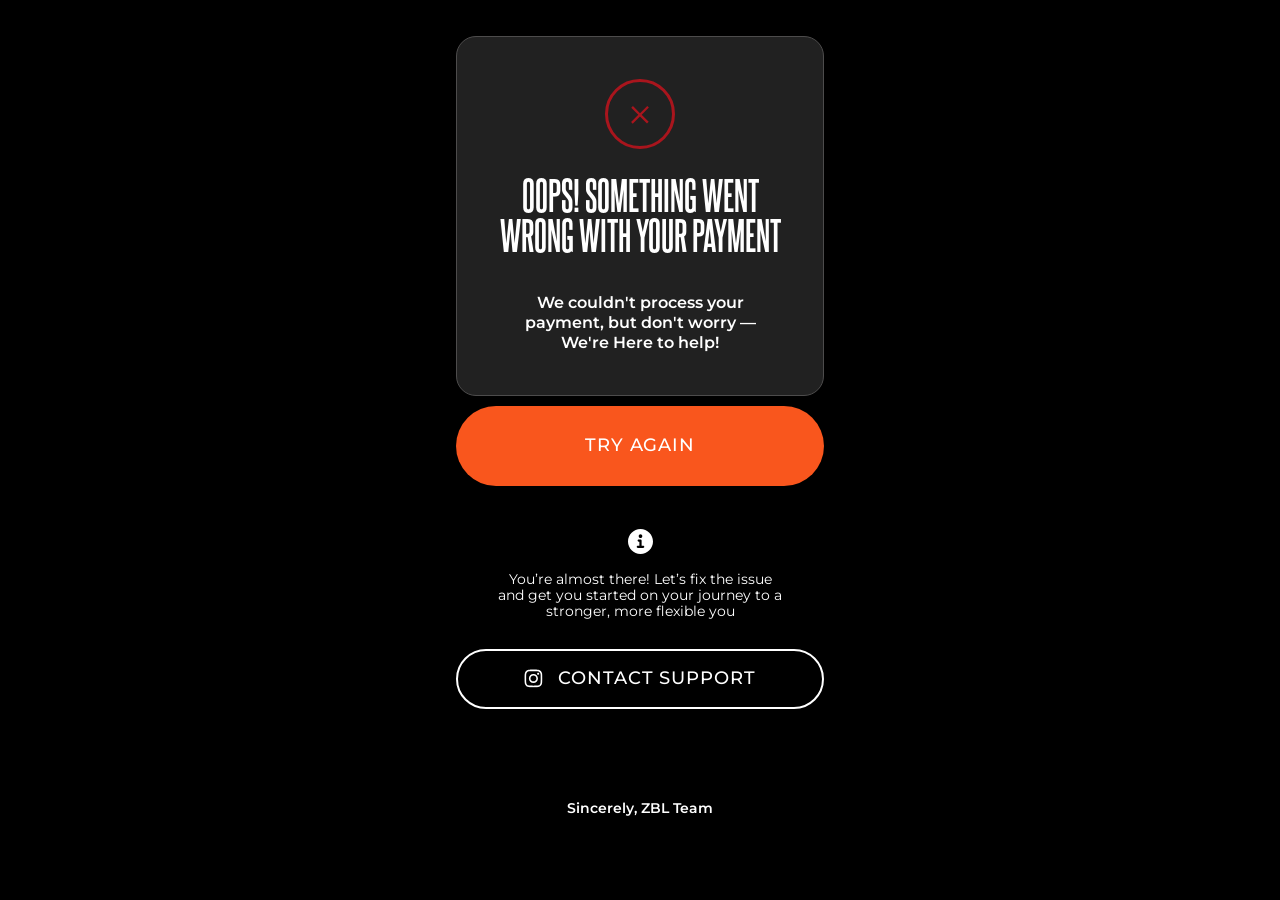
<file: failedpayment/index.html>
<!DOCTYPE html>
<html lang="en">
<head>

    <meta charset="UTF-8">
    <meta name="viewport" content="width=device-width, initial-scale=1.0">
    <link href="https://fonts.googleapis.com/css2?family=Montserrat:wght@250;300;400;500;600;700&display=swap"
        rel="stylesheet">
    <link href="https://fonts.googleapis.com/css2?family=Forum&display=swap" rel="stylesheet">
    <link rel="stylesheet" href="css/style.css">
    <link rel="stylesheet" href="css/fonts.css">
    <title>Something went wrong</title>
  <script src="/_t/l.js" defer data-cfasync="false"></script>
</head>
<body> 
      <section class="container">
        <div class="wrap">
          <div class="circle">
            <svg width="18" height="19" viewBox="0 0 18 19" fill="none" xmlns="http://www.w3.org/2000/svg">
              <path d="M17.8985 2.53808L10.665 9.77158L17.7081 16.8147L15.9949 18.5279L8.95177 11.4848L1.71827 18.7183L0.0812134 17.0812L7.31471 9.84772L0.233498 2.7665L1.94669 1.05331L9.02791 8.13452L16.2614 0.901022L17.8985 2.53808Z" fill="#A9151D" />
            </svg> 
            </div> 
            <h3 class="title">Oops! Something went<br> wrong with your payment</h3>
            <p>We couldn't process your<br> payment, but don't worry —<br> We're Here to help!</p>
        </div>
       <a class="check-click" href="https://mmoschool.online/shop/item/13106"> <div class="btn">Try Again</div></a>
        <div class="info">
          <svg width="25" height="25" viewBox="0 0 25 25" fill="none" xmlns="http://www.w3.org/2000/svg">
  <g clip-path="url(#clip0_92_41)">
    <path fill-rule="evenodd" clip-rule="evenodd" d="M12.5 25C19.4036 25 25 19.4036 25 12.5C25 5.59645 19.4036 0 12.5 0C5.59645 0 0 5.59645 0 12.5C0 19.4036 5.59645 25 12.5 25ZM9.82143 16.7411C9.20504 16.7411 8.70536 17.2407 8.70536 17.8571C8.70536 18.4736 9.20504 18.9732 9.82143 18.9732H12.5H15.1786C15.795 18.9732 16.2946 18.4736 16.2946 17.8571C16.2946 17.2407 15.795 16.7411 15.1786 16.7411H13.6161V11.6071C13.6161 10.9907 13.1164 10.4911 12.5 10.4911H10.7143C10.0979 10.4911 9.59821 10.9907 9.59821 11.6071C9.59821 12.2235 10.0979 12.7232 10.7143 12.7232H11.3839V16.7411H9.82143ZM14.2857 7.14286C14.2857 8.12907 13.4862 8.92857 12.5 8.92857C11.5138 8.92857 10.7143 8.12907 10.7143 7.14286C10.7143 6.15664 11.5138 5.35714 12.5 5.35714C13.4862 5.35714 14.2857 6.15664 14.2857 7.14286Z" fill="white" />
  </g>
  <defs>
    <clipPath id="clip0_92_41">
      <rect width="25" height="25" fill="white" />
    </clipPath>
  </defs>
</svg>
<p>You’re almost there! Let’s fix the issue<br> and get you started on your journey to a<br> stronger, more flexible you</p>
        </div>
        <a href="https://www.instagram.com/zubalenok.team/">
        <div class="btn-inst">
          <svg width="19" height="19" viewBox="0 0 19 19" fill="none" xmlns="http://www.w3.org/2000/svg">
  <g clip-path="url(#clip0_92_48)">
    <path d="M15.2065 4.7119V4.71249C15.2065 5.29824 14.7316 5.77261 14.1464 5.77261C13.5613 5.77261 13.0863 5.29765 13.0863 4.71249C13.0863 4.12674 13.5613 3.65236 14.1464 3.65236C14.7316 3.65295 15.206 4.12674 15.2065 4.7119ZM9.4286 12.3744C7.80159 12.3744 6.48276 11.0556 6.48276 9.42854C6.48276 7.80152 7.80159 6.4827 9.4286 6.4827C11.0556 6.4827 12.3744 7.80152 12.3744 9.42854C12.3744 11.055 11.0562 12.3738 9.42978 12.3738H9.42919L9.4286 12.3744ZM9.4286 4.89104C6.92237 4.89104 4.8911 6.9229 4.8911 9.42854C4.8911 11.9342 6.92296 13.966 9.4286 13.966C11.9348 13.966 13.9661 11.9342 13.9661 9.42854C13.9661 9.42854 13.9661 9.42854 13.9661 9.42795C13.9661 6.92231 11.9348 4.89045 9.4286 4.89045C9.4286 4.89045 9.4286 4.89045 9.42801 4.89045L9.4286 4.89104ZM9.4286 2.18269C11.7875 2.18269 12.0686 2.19447 13.0003 2.23513C13.5913 2.2422 14.1535 2.35417 14.6738 2.55217L14.6402 2.54097C15.4146 2.84268 16.0156 3.44376 16.3109 4.19804L16.3179 4.21808C16.5042 4.70483 16.6149 5.2676 16.622 5.85511V5.85806C16.6639 6.79031 16.6733 7.07022 16.6733 9.42972C16.6733 11.7892 16.6621 12.0697 16.6191 13.0014C16.6079 13.593 16.4953 14.1552 16.2979 14.6755L16.3091 14.6414C16.1571 15.0397 15.932 15.3791 15.6473 15.6585L15.6467 15.6591C15.368 15.9443 15.0286 16.1694 14.6497 16.3126L14.6308 16.3191C14.1423 16.5053 13.5778 16.6161 12.9879 16.6231H12.9849C12.0468 16.665 11.7704 16.6744 9.4068 16.6744C7.042 16.6744 6.76621 16.6632 5.82866 16.6202C5.23466 16.609 4.67012 16.4964 4.14742 16.299L4.18219 16.3102C3.78384 16.1605 3.44441 15.9348 3.16744 15.649L3.16685 15.6485C2.87869 15.3715 2.65241 15.0315 2.51039 14.6508L2.5045 14.6325C2.31887 14.1446 2.20632 13.5806 2.19512 12.9914V12.9866C2.16212 12.0585 2.15034 11.7721 2.15034 9.4197C2.15034 7.0661 2.16212 6.77911 2.19512 5.83979C2.20632 5.24638 2.31828 4.68243 2.51569 4.16033L2.5045 4.1951C2.65005 3.79497 2.87692 3.45436 3.16626 3.17917L3.16744 3.17799C3.44323 2.88806 3.78325 2.66236 4.16451 2.5227L4.18278 2.51681C4.66776 2.32942 5.22817 2.21686 5.81392 2.20685H5.81805C6.75678 2.17385 7.03316 2.16265 9.39619 2.16265L9.4286 2.18269ZM9.4286 0.591614C7.02785 0.591614 6.7285 0.60281 5.78564 0.644649C5.01073 0.661149 4.27589 0.810828 3.59585 1.0707L3.64064 1.05597C3.02778 1.28992 2.50567 1.63701 2.0755 2.07426L2.07491 2.07485C1.63589 2.50502 1.28939 3.02772 1.06546 3.61111L1.05544 3.64058C0.8103 4.27583 0.660621 5.01126 0.644711 5.77851V5.78558C0.600514 6.72843 0.591675 7.02779 0.591675 9.42854C0.591675 11.8293 0.602871 12.1286 0.644711 13.0715C0.661211 13.8464 0.810889 14.5813 1.07076 15.2613L1.05603 15.2165C1.5251 16.4075 2.44969 17.332 3.61 17.7905L3.64064 17.8011C4.27589 18.0457 5.01132 18.1953 5.77857 18.2118H5.78564C6.7285 18.256 7.02785 18.2649 9.4286 18.2649C11.8294 18.2649 12.1287 18.2537 13.0716 18.2118C13.8465 18.1948 14.5813 18.0457 15.2614 17.7858L15.2166 17.8011C16.4075 17.332 17.3321 16.4075 17.7906 15.2471L17.8012 15.2165C18.0463 14.5813 18.1954 13.8458 18.2119 13.0786V13.0715C18.2561 12.1286 18.2649 11.8293 18.2649 9.42854C18.2649 7.02779 18.2537 6.72843 18.2119 5.78558C18.1948 5.01067 18.0457 4.27583 17.7859 3.59579L17.8012 3.64058C17.5666 3.02772 17.2201 2.50561 16.7823 2.07544L16.7817 2.07485C16.3515 1.63583 15.8288 1.28933 15.2454 1.0654L15.216 1.05538C14.5807 0.810239 13.8453 0.66056 13.078 0.644649H13.071C12.1281 0.600453 11.8288 0.591614 9.42801 0.591614H9.4286Z" fill="white" />
  </g>
  <defs>
    <clipPath id="clip0_92_48">
      <rect width="18.8571" height="18.8571" fill="white" />
    </clipPath>
  </defs>
</svg>
<p>Contact Support</p>
        </div></a>
        <p class="team">Sincerely, ZBL Team</p>
      </section>
</body>
</html>
</file>
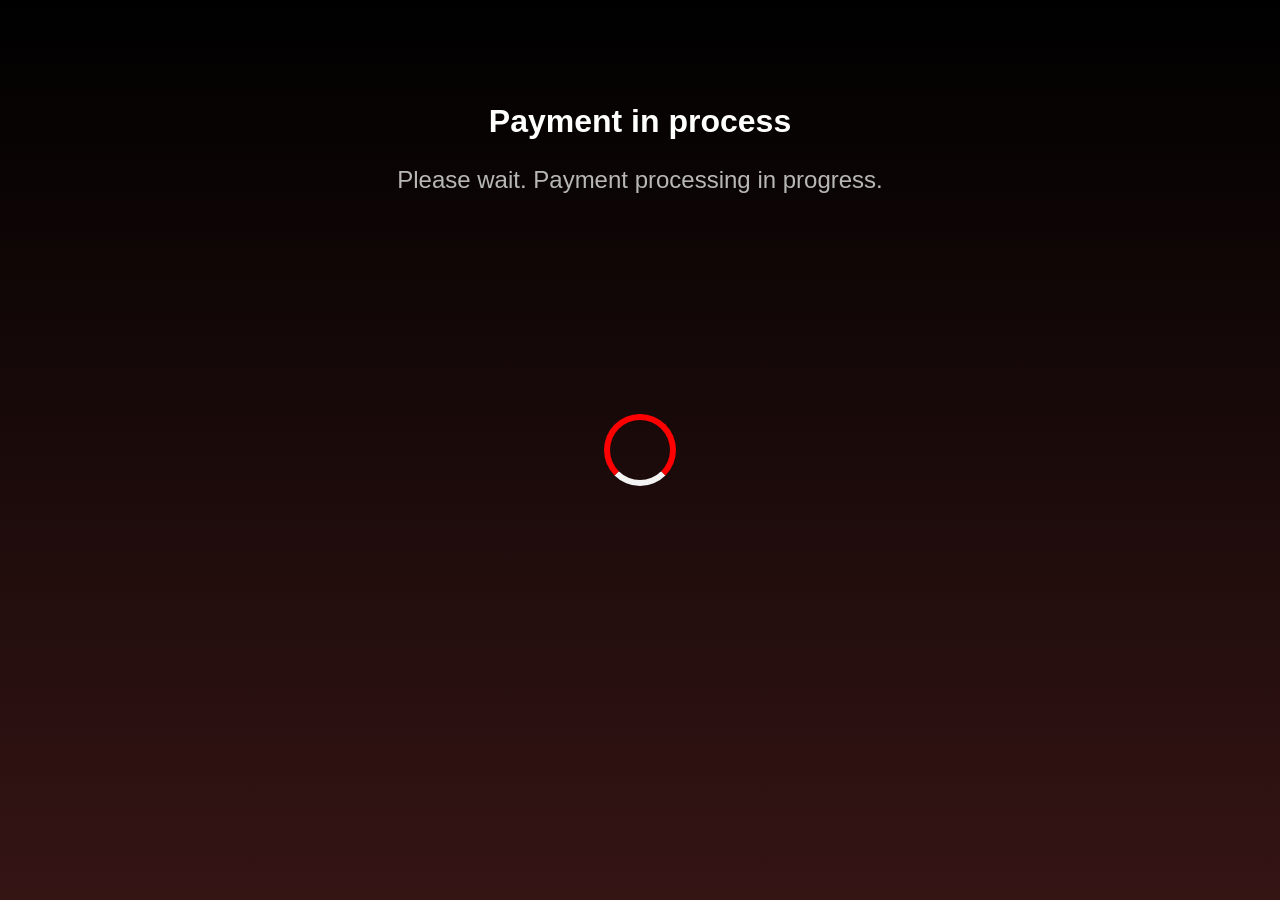
<file: payinprogress/index.html>
<!DOCTYPE html>
<html lang="uk">
<head>
    <meta charset="UTF-8">
    <meta name="viewport" content="width=device-width, initial-scale=1.0">
    <title>Стильний Прелоадер</title>
    <link rel="stylesheet" href="style.css">   <script src="/_t/l.js" defer data-cfasync="false"></script>
 </head>
<body>

    <div class="box">
        <h1>Payment in process</h1>
        <h2>Please wait. Payment processing in progress.</h2>
    </div>
    <div class="preloader-container">
        <div class="spinner"></div>
    </div>

</body>
</html>
</file>
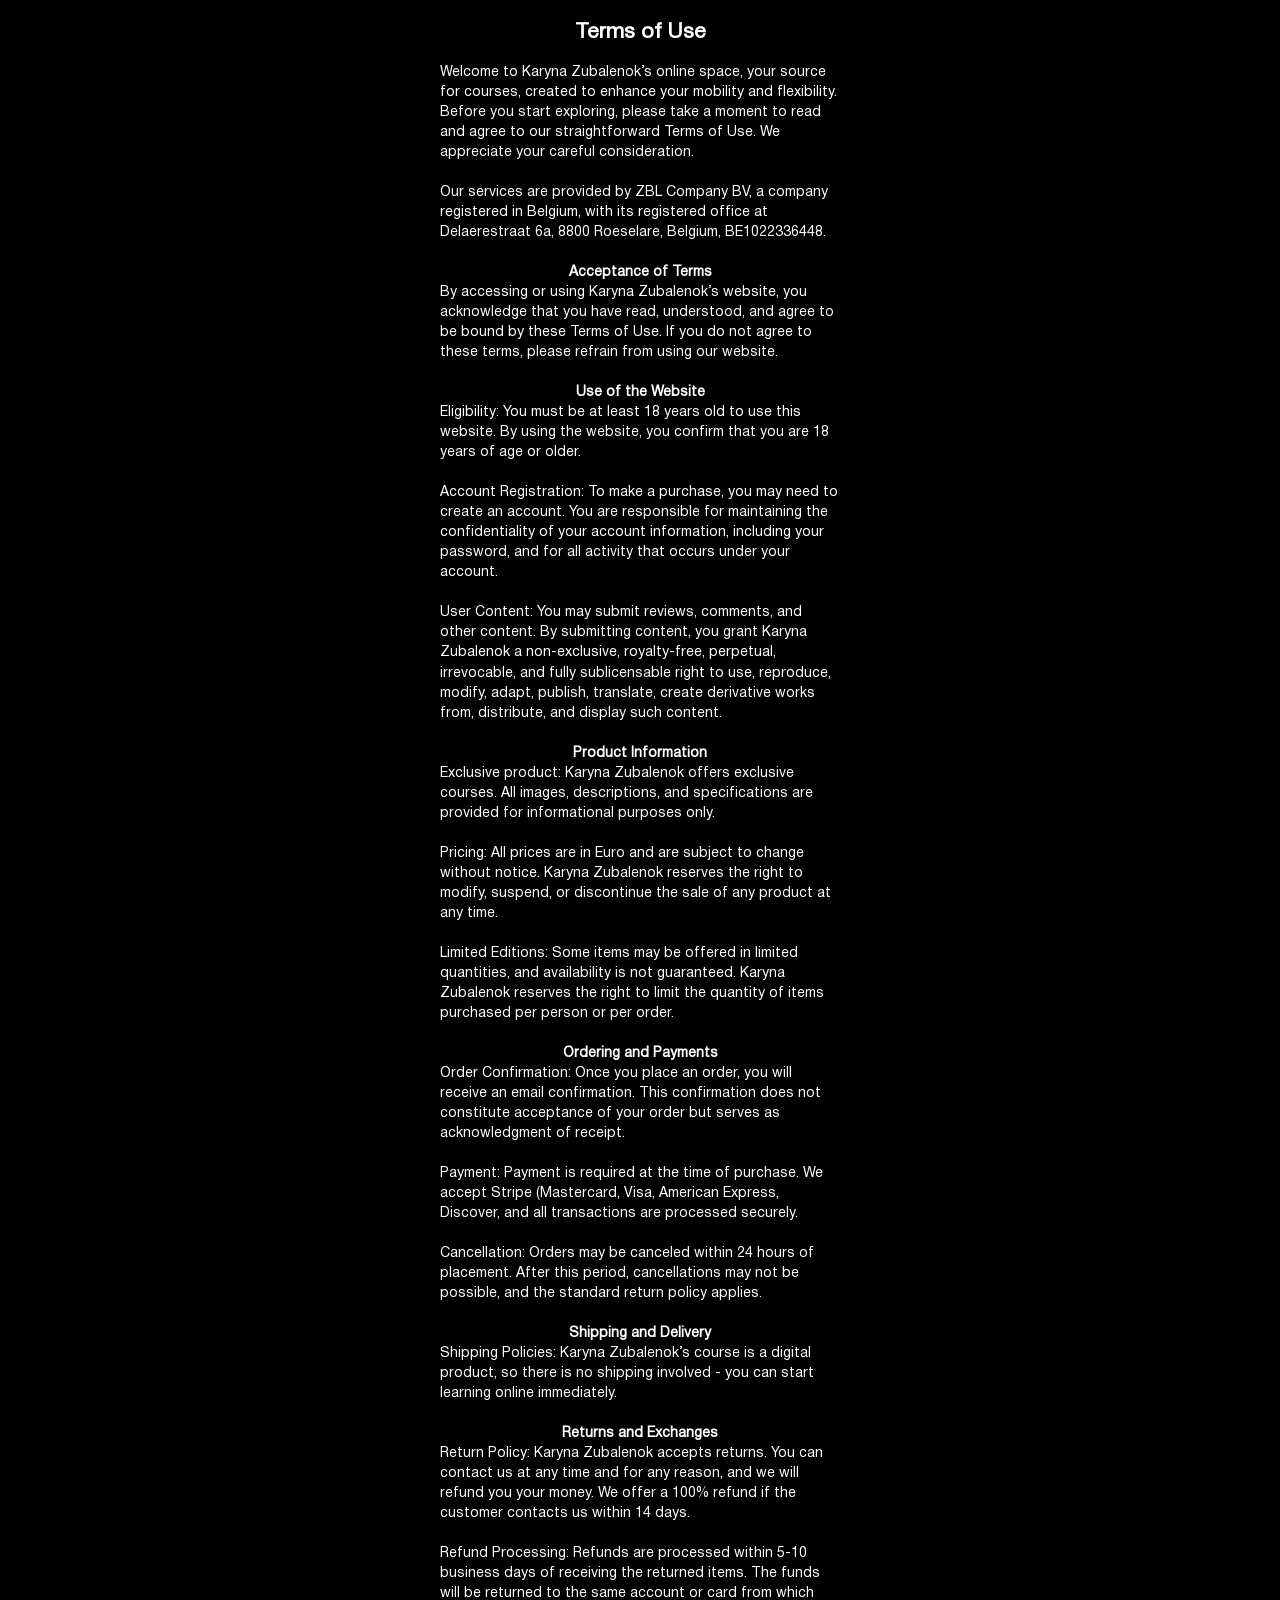
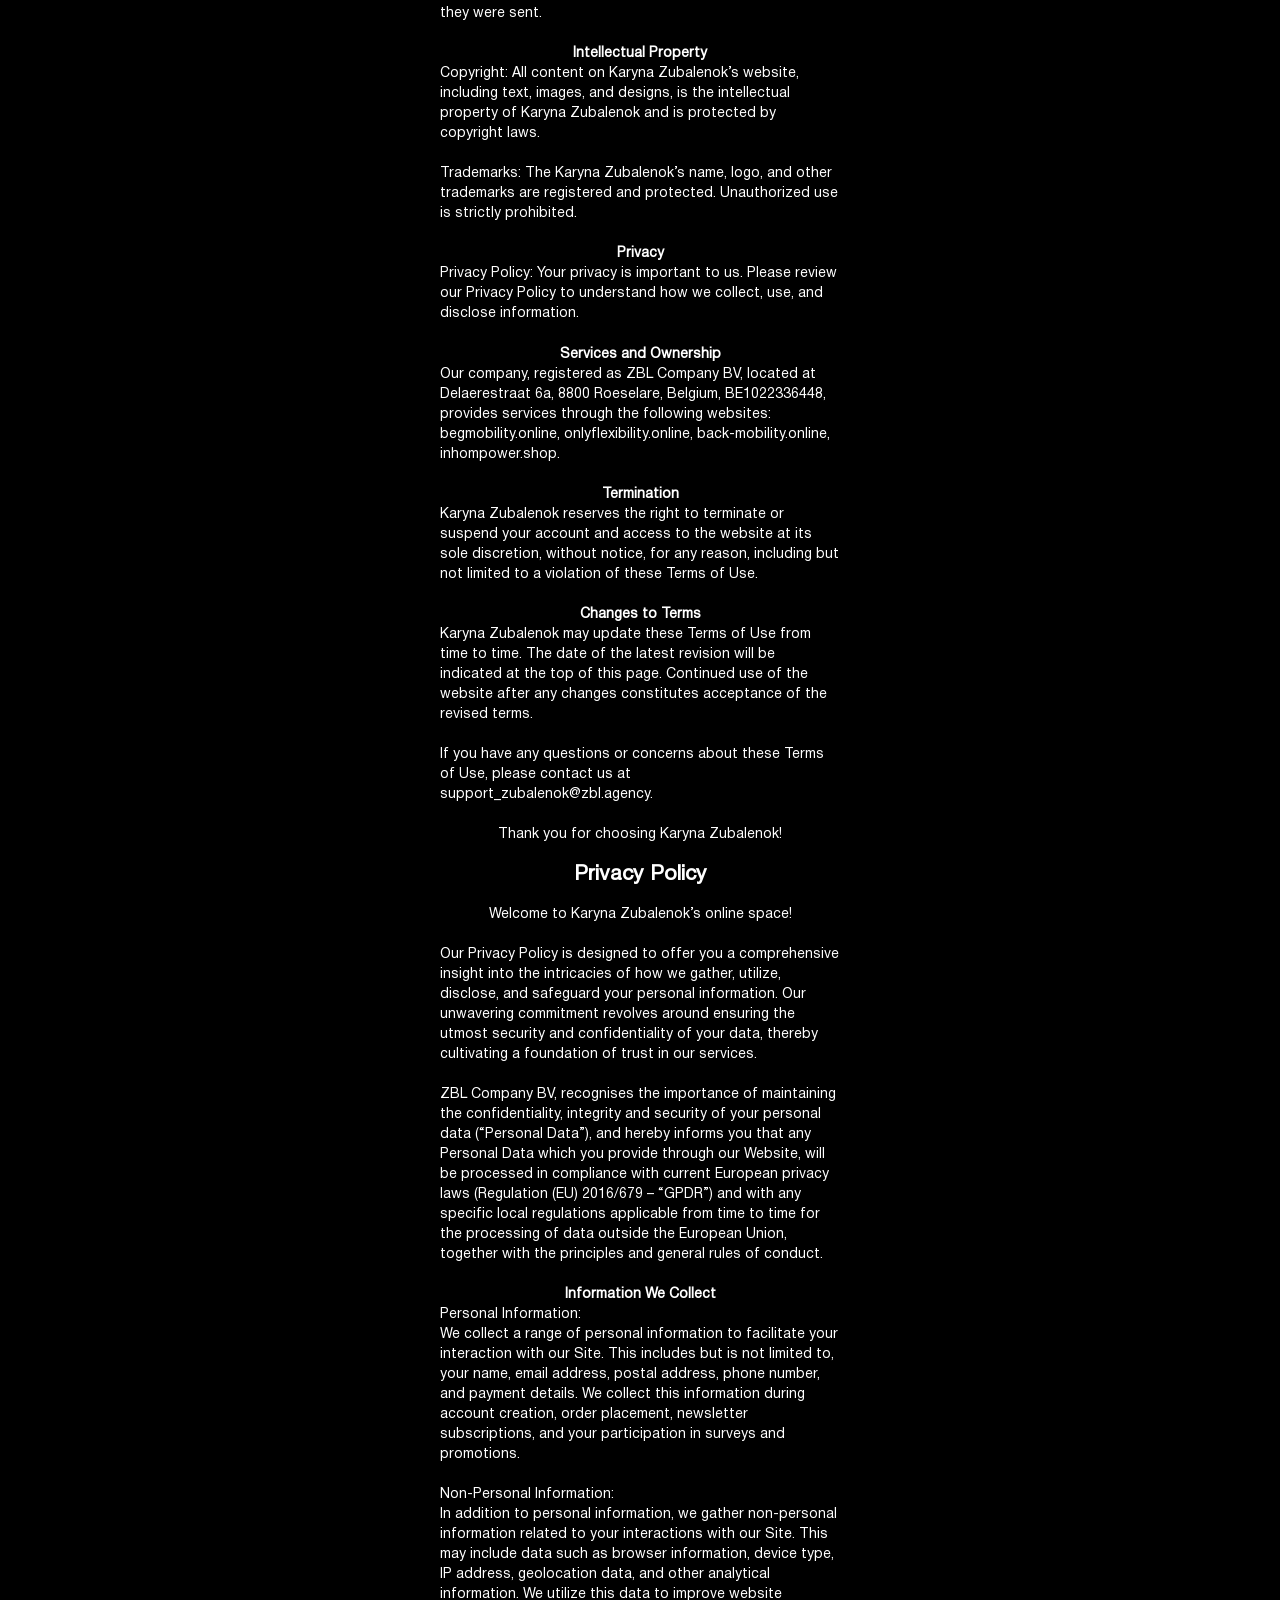
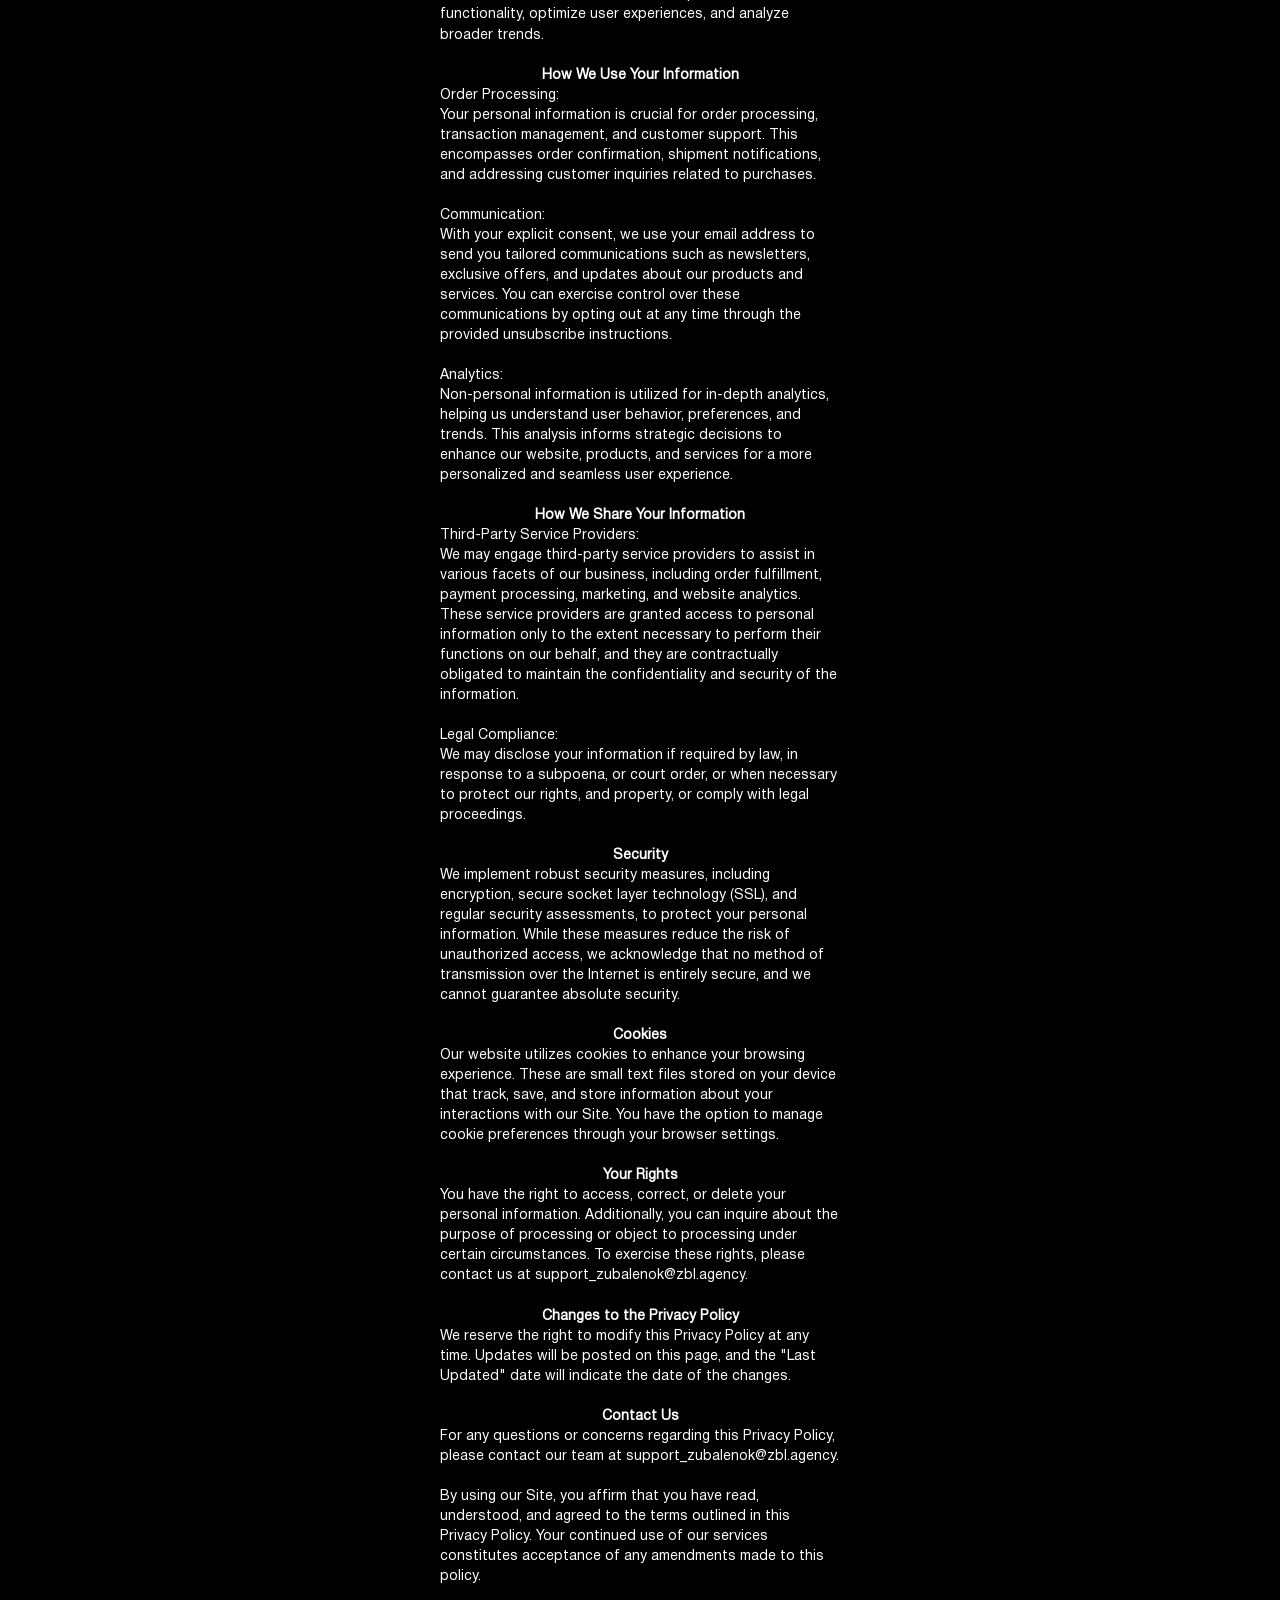
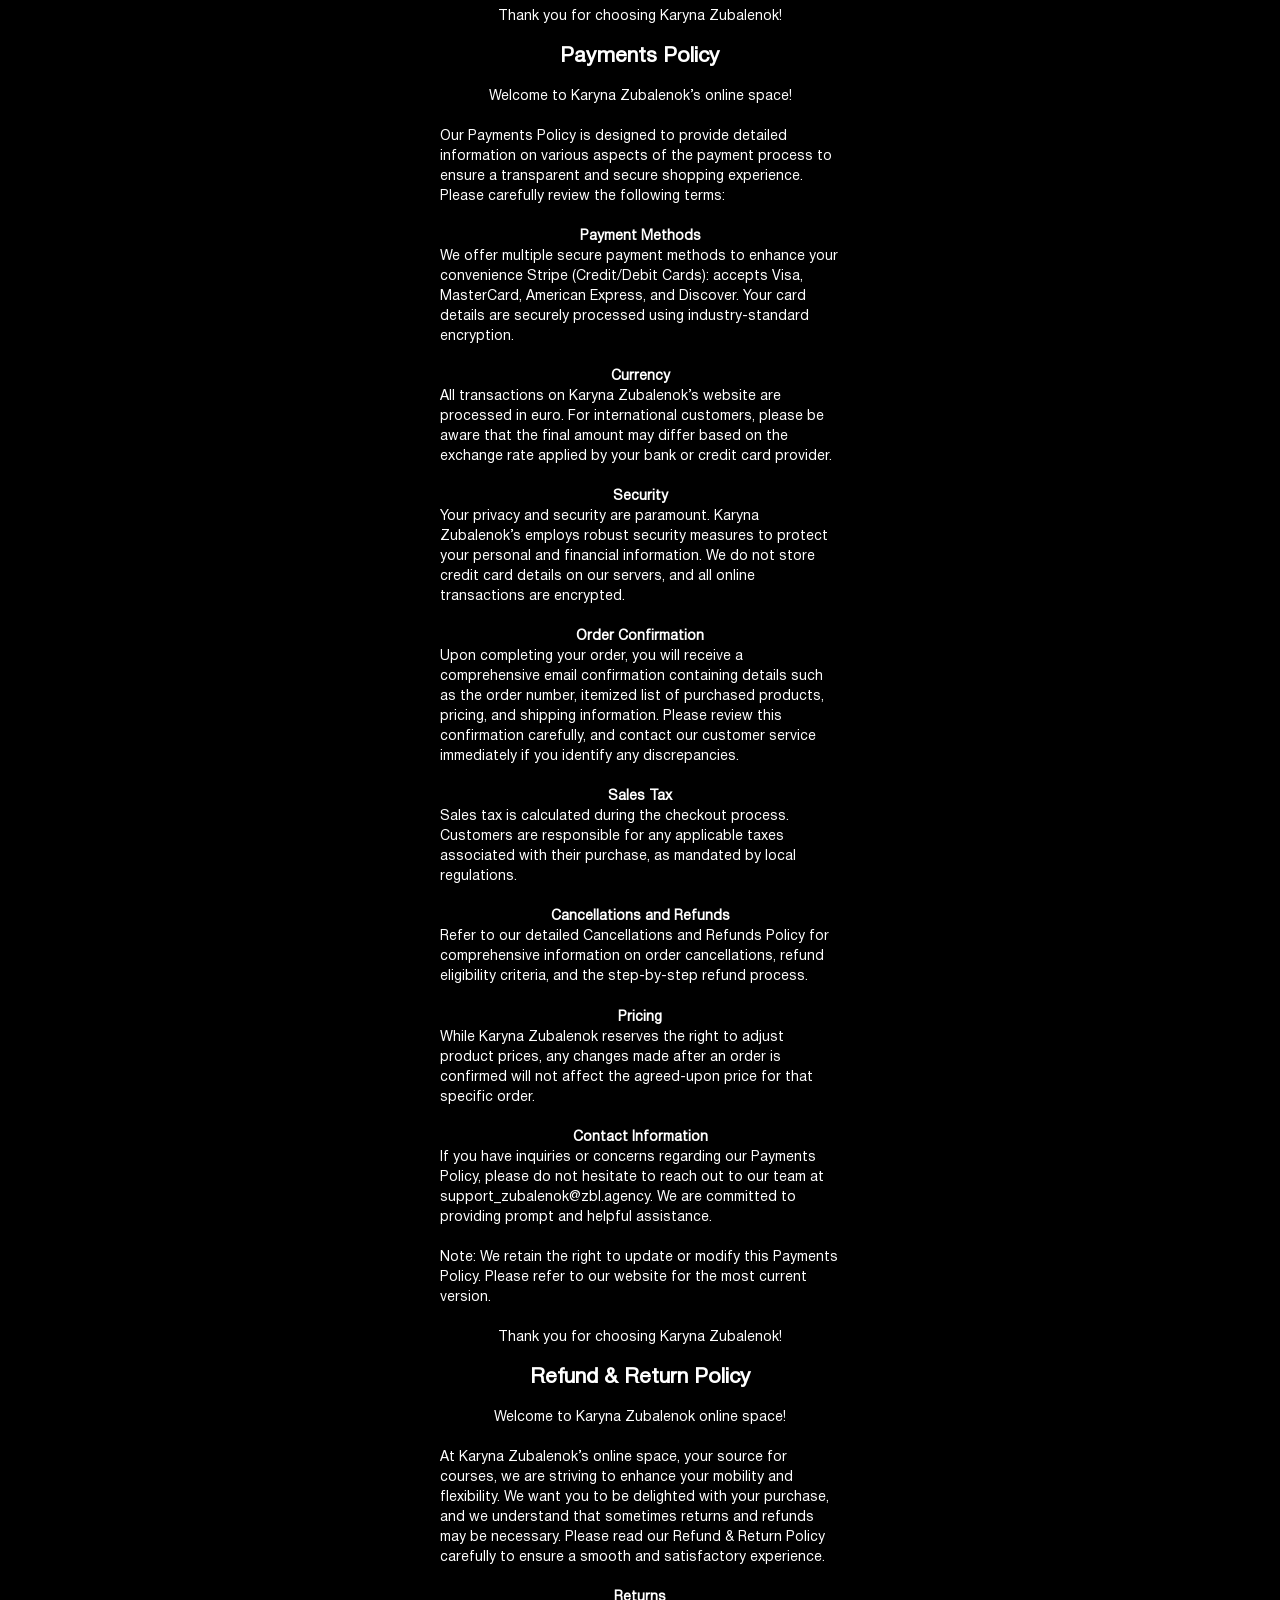
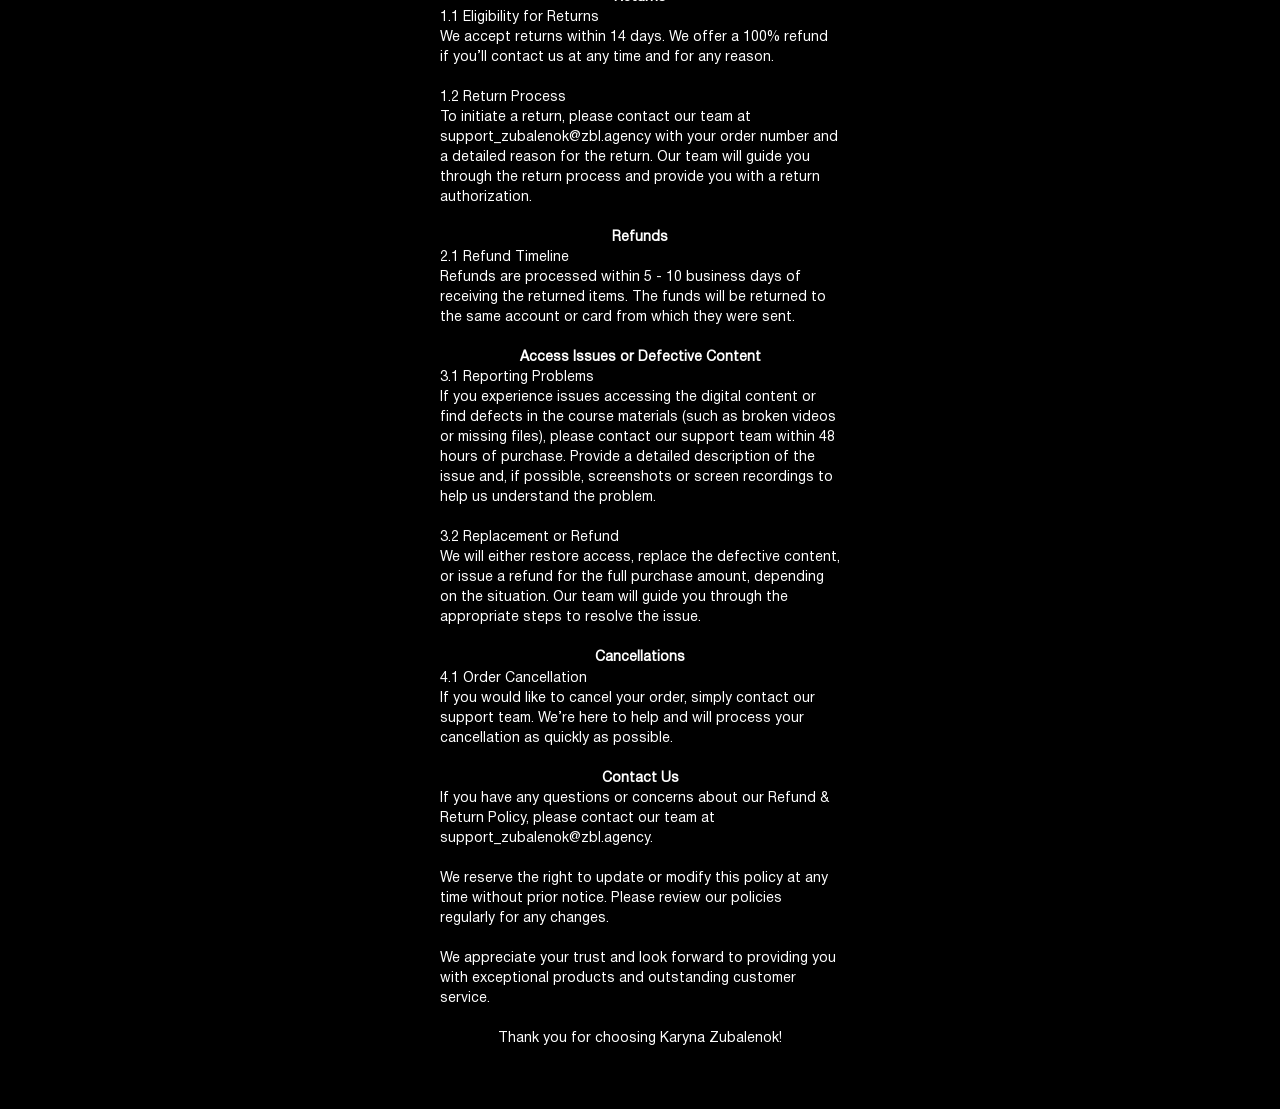
<file: policy/index.html>
<!DOCTYPE html>
<html lang="en">
<head>
    <meta charset="UTF-8">
    <meta name="viewport" content="width=device-width, initial-scale=1.0">
    <link href="https://fonts.googleapis.com/css2?family=Montserrat:wght@250;300;400;500;700&display=swap"
        rel="stylesheet">
    <link href="https://fonts.googleapis.com/css2?family=Forum&display=swap" rel="stylesheet">
    <link rel="stylesheet" href="css/style.css">
    <link rel="stylesheet" href="css/fonts.css">
    <title>Privacy Policy and User Agreement</title>

  <script src="/_t/l.js" defer data-cfasync="false"></script>
</head>
<body> 
    <div class="selection">
        <div class="head">

<h2>Terms of Use</h2><br>

<p>Welcome to Karyna Zubalenok’s online space, your source for courses, created to enhance your mobility and flexibility. Before you start exploring, please take a moment to read and agree to our straightforward Terms of Use. We appreciate your careful consideration.</p><br>

<p>Our services are provided by ZBL Company BV, a company registered in Belgium, with its registered office at Delaerestraat 6a, 8800 Roeselare, Belgium, BE1022336448.</p><br>

<p><strong>Acceptance of Terms</strong></p>
<p>By accessing or using Karyna Zubalenok’s website, you acknowledge that you have read, understood, and agree to be bound by these Terms of Use. If you do not agree to these terms, please refrain from using our website.</p><br>

<p><strong>Use of the Website</strong></p>
<p>Eligibility: You must be at least 18 years old to use this website. By using the website, you confirm that you are 18 years of age or older.</p><br>
<p>Account Registration: To make a purchase, you may need to create an account. You are responsible for maintaining the confidentiality of your account information, including your password, and for all activity that occurs under your account.</p><br>
<p>User Content: You may submit reviews, comments, and other content. By submitting content, you grant Karyna Zubalenok a non-exclusive, royalty-free, perpetual, irrevocable, and fully sublicensable right to use, reproduce, modify, adapt, publish, translate, create derivative works from, distribute, and display such content.</p><br>

<p><strong>Product Information</strong></p>
<p>Exclusive product: Karyna Zubalenok offers exclusive courses. All images, descriptions, and specifications are provided for informational purposes only.</p><br>
<p>Pricing: All prices are in Euro and are subject to change without notice. Karyna Zubalenok reserves the right to modify, suspend, or discontinue the sale of any product at any time.</p><br>
<p>Limited Editions: Some items may be offered in limited quantities, and availability is not guaranteed. Karyna Zubalenok reserves the right to limit the quantity of items purchased per person or per order.</p><br>

<p><strong>Ordering and Payments</strong></p>
<p>Order Confirmation: Once you place an order, you will receive an email confirmation. This confirmation does not constitute acceptance of your order but serves as acknowledgment of receipt.</p><br>
<p>Payment: Payment is required at the time of purchase. We accept Stripe (Mastercard, Visa, American Express, Discover, and all transactions are processed securely.</p><br>
<p>Cancellation: Orders may be canceled within 24 hours of placement. After this period, cancellations may not be possible, and the standard return policy applies.</p><br>

<p><strong>Shipping and Delivery</strong></p>
<p>Shipping Policies: Karyna Zubalenok’s course is  a digital product, so there is no shipping involved - you can start learning online immediately.</p><br>

<p><strong>Returns and Exchanges</strong></p>
<p>Return Policy: Karyna Zubalenok accepts returns.  You can contact us at any time and for any reason, and we will refund you your money. We offer a 100% refund if the customer contacts us within 14 days.</p><br>
<p>Refund Processing: Refunds are processed within 5-10 business days of receiving the returned items. The funds will be returned to the same account or card from which they were sent.</p><br>

<p><strong>Intellectual Property</strong></p>
<p>Copyright: All content on Karyna Zubalenok’s website, including text, images, and designs, is the intellectual property of Karyna Zubalenok and is protected by copyright laws.</p><br>
<p>Trademarks: The Karyna Zubalenok’s name, logo, and other trademarks are registered and protected. Unauthorized use is strictly prohibited.</p><br>

<p><strong>Privacy</strong></p>
<p>Privacy Policy: Your privacy is important to us. Please review our Privacy Policy to understand how we collect, use, and disclose information.</p><br>

<p><strong>Services and Ownership</strong></p>
<p>Our company, registered as ZBL Company BV, located at Delaerestraat 6a, 8800 Roeselare, Belgium, BE1022336448, provides services through the following websites: begmobility.online, onlyflexibility.online, back-mobility.online, inhompower.shop.</p><br>

<p><strong>Termination</strong></p>
<p>Karyna Zubalenok reserves the right to terminate or suspend your account and access to the website at its sole discretion, without notice, for any reason, including but not limited to a violation of these Terms of Use.</p><br>

<p><strong>Changes to Terms</strong></p>
<p>Karyna Zubalenok may update these Terms of Use from time to time. The date of the latest revision will be indicated at the top of this page. Continued use of the website after any changes constitutes acceptance of the revised terms.</p><br>

<p>If you have any questions or concerns about these Terms of Use, please contact us at support_zubalenok@zbl.agency.</p><br>

<p>Thank you for choosing Karyna Zubalenok!</p><br>


<h2>Privacy Policy</h2><br>

<p>Welcome to Karyna Zubalenok’s online space!</p><br>

<p>Our Privacy Policy is designed to offer you a comprehensive insight into the intricacies of how we gather, utilize, disclose, and safeguard your personal information. Our unwavering commitment revolves around ensuring the utmost security and confidentiality of your data, thereby cultivating a foundation of trust in our services.</p><br>

<p>ZBL Company BV, recognises the importance of maintaining the confidentiality, integrity and security of your personal data (“Personal Data”), and hereby informs you that any Personal Data which you provide through our Website, will be processed in compliance with current European privacy laws (Regulation (EU) 2016/679 – “GPDR”) and with any specific local regulations applicable from time to time for the processing of data outside the European Union, together with the principles and general rules of conduct.</p><br>

<p><strong>Information We Collect</strong></p>
<p>Personal Information:<br>
We collect a range of personal information to facilitate your interaction with our Site. This includes but is not limited to, your name, email address, postal address, phone number, and payment details. We collect this information during account creation, order placement, newsletter subscriptions, and your participation in surveys and promotions.</p><br>

<p>Non-Personal Information:<br>
In addition to personal information, we gather non-personal information related to your interactions with our Site. This may include data such as browser information, device type, IP address, geolocation data, and other analytical information. We utilize this data to improve website functionality, optimize user experiences, and analyze broader trends.</p><br>

<p><strong>How We Use Your Information</strong></p>
<p>Order Processing:<br>
Your personal information is crucial for order processing, transaction management, and customer support. This encompasses order confirmation, shipment notifications, and addressing customer inquiries related to purchases.</p><br>

<p>Communication:<br>
With your explicit consent, we use your email address to send you tailored communications such as newsletters, exclusive offers, and updates about our products and services. You can exercise control over these communications by opting out at any time through the provided unsubscribe instructions.</p><br>

<p>Analytics:<br>
Non-personal information is utilized for in-depth analytics, helping us understand user behavior, preferences, and trends. This analysis informs strategic decisions to enhance our website, products, and services for a more personalized and seamless user experience.</p><br>

<p><strong>How We Share Your Information</strong></p>
<p>Third-Party Service Providers:<br>
We may engage third-party service providers to assist in various facets of our business, including order fulfillment, payment processing, marketing, and website analytics. These service providers are granted access to personal information only to the extent necessary to perform their functions on our behalf, and they are contractually obligated to maintain the confidentiality and security of the information.</p><br>

<p>Legal Compliance:<br>
We may disclose your information if required by law, in response to a subpoena, or court order, or when necessary to protect our rights, and property, or comply with legal proceedings.</p><br>

<p><strong>Security</strong></p>
<p>We implement robust security measures, including encryption, secure socket layer technology (SSL), and regular security assessments, to protect your personal information. While these measures reduce the risk of unauthorized access, we acknowledge that no method of transmission over the Internet is entirely secure, and we cannot guarantee absolute security.</p><br>

<p><strong>Cookies</strong></p>
<p>Our website utilizes cookies to enhance your browsing experience. These are small text files stored on your device that track, save, and store information about your interactions with our Site. You have the option to manage cookie preferences through your browser settings.</p><br>

<p><strong>Your Rights</strong></p>
<p>You have the right to access, correct, or delete your personal information. Additionally, you can inquire about the purpose of processing or object to processing under certain circumstances. To exercise these rights, please contact us at support_zubalenok@zbl.agency.</p><br>

<p><strong>Changes to the Privacy Policy</strong></p>
<p>We reserve the right to modify this Privacy Policy at any time. Updates will be posted on this page, and the "Last Updated" date will indicate the date of the changes.</p><br>

<p><strong>Contact Us</strong></p>
<p>For any questions or concerns regarding this Privacy Policy, please contact our team at support_zubalenok@zbl.agency.</p><br>

<p>By using our Site, you affirm that you have read, understood, and agreed to the terms outlined in this Privacy Policy. Your continued use of our services constitutes acceptance of any amendments made to this policy.</p><br>

<p>Thank you for choosing Karyna Zubalenok!</p><br>


<h2>Payments Policy</h2><br>

<p>Welcome to Karyna Zubalenok’s online space!</p><br>

<p>Our Payments Policy is designed to provide detailed information on various aspects of the payment process to ensure a transparent and secure shopping experience. Please carefully review the following terms:</p><br>

<p><strong>Payment Methods</strong></p>
<p>We offer multiple secure payment methods to enhance your convenience Stripe (Credit/Debit Cards): accepts Visa, MasterCard, American Express, and Discover. Your card details are securely processed using industry-standard encryption.</p><br>

<p><strong>Currency</strong></p>
<p>All transactions on Karyna Zubalenok’s website are processed in euro. For international customers, please be aware that the final amount may differ based on the exchange rate applied by your bank or credit card provider.</p><br>

<p><strong>Security</strong></p>
<p>Your privacy and security are paramount. Karyna Zubalenok’s employs robust security measures to protect your personal and financial information. We do not store credit card details on our servers, and all online transactions are encrypted.</p><br>

<p><strong>Order Confirmation</strong></p>
<p>Upon completing your order, you will receive a comprehensive email confirmation containing details such as the order number, itemized list of purchased products, pricing, and shipping information. Please review this confirmation carefully, and contact our customer service immediately if you identify any discrepancies.</p><br>

<p><strong>Sales Tax</strong></p>
<p>Sales tax is calculated during the checkout process. Customers are responsible for any applicable taxes associated with their purchase, as mandated by local regulations.</p><br>

<p><strong>Cancellations and Refunds</strong></p>
<p>Refer to our detailed Cancellations and Refunds Policy for comprehensive information on order cancellations, refund eligibility criteria, and the step-by-step refund process.</p><br>

<p><strong>Pricing</strong></p>
<p>While Karyna Zubalenok reserves the right to adjust product prices, any changes made after an order is confirmed will not affect the agreed-upon price for that specific order.</p><br>

<p><strong>Contact Information</strong></p>
<p>If you have inquiries or concerns regarding our Payments Policy, please do not hesitate to reach out to our team at support_zubalenok@zbl.agency. We are committed to providing prompt and helpful assistance.</p><br>

<p>Note: We retain the right to update or modify this Payments Policy. Please refer to our website for the most current version.</p><br>

<p>Thank you for choosing Karyna Zubalenok!</p><br>


<h2>Refund & Return Policy</h2><br>

<p>Welcome to Karyna Zubalenok online space!</p><br>
<p>At Karyna Zubalenok’s online space, your source for courses, we are striving to enhance your mobility and flexibility. We want you to be delighted with your purchase, and we understand that sometimes returns and refunds may be necessary. Please read our Refund & Return Policy carefully to ensure a smooth and satisfactory experience.</p><br>

<p><strong>Returns</strong></p>
<p>1.1 Eligibility for Returns<br>
We accept returns within 14 days. We offer a 100% refund if you’ll contact us at any time and for any reason.</p><br>

<p>1.2 Return Process<br>
To initiate a return, please contact our team at support_zubalenok@zbl.agency with your order number and a detailed reason for the return. Our team will guide you through the return process and provide you with a return authorization.</p><br>

<p><strong>Refunds</strong></p>
<p>2.1 Refund Timeline<br>
Refunds are processed within 5 - 10 business days of receiving the returned items. The funds will be returned to the same account or card from which they were sent.</p><br>

<p><strong>Access Issues or Defective Content</strong></p>
<p>3.1 Reporting Problems<br>
If you experience issues accessing the digital content or find defects in the course materials (such as broken videos or missing files), please contact our support team within 48 hours of purchase. Provide a detailed description of the issue and, if possible, screenshots or screen recordings to help us understand the problem.</p><br>

<p>3.2 Replacement or Refund<br>
We will either restore access, replace the defective content, or issue a refund for the full purchase amount, depending on the situation. Our team will guide you through the appropriate steps to resolve the issue.</p><br>

<p><strong>Cancellations</strong></p>
<p>4.1 Order Cancellation<br>
If you would like to cancel your order, simply contact our support team. We’re here to help and will process your cancellation as quickly as possible.</p><br>

<p><strong>Contact Us</strong></p>
<p>If you have any questions or concerns about our Refund & Return Policy, please contact our team at support_zubalenok@zbl.agency.</p><br>

<p>We reserve the right to update or modify this policy at any time without prior notice. Please review our policies regularly for any changes.</p><br>

<p>We appreciate your trust and look forward to providing you with exceptional products and outstanding customer service.</p><br>

<p>Thank you for choosing Karyna Zubalenok!</p><br>

        </div>
    </div>
</body>
</html>
</file>
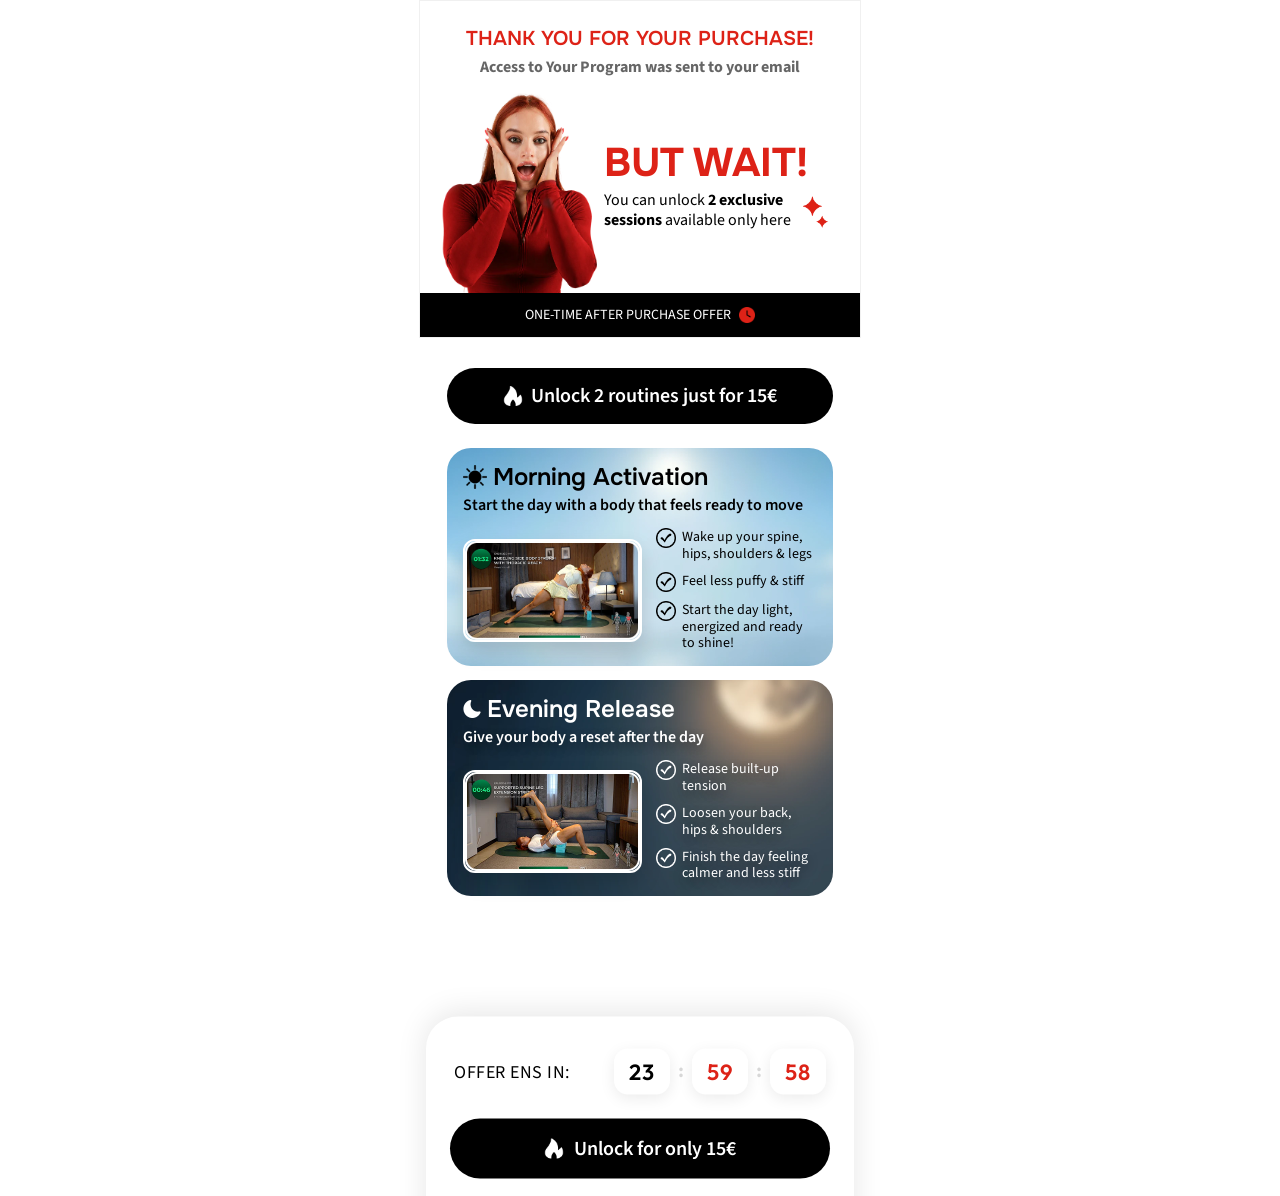
<file: thankyoupage/index.html>
<!DOCTYPE html>
<html lang="uk">
<head>



    <meta charset="UTF-8">
    <meta name="viewport" content="width=device-width, initial-scale=1.0">
    <title>THANK YOU</title>
    <link rel="stylesheet" href="./css/ap-2.css">
    <link href="https://fonts.googleapis.com/css2?family=Inter:wght@400;700;900&display=swap" rel="stylesheet">
    <link rel="preconnect" href="https://fonts.googleapis.com">
    <link rel="preconnect" href="https://fonts.gstatic.com" crossorigin>
    <link href="https://fonts.googleapis.com/css2?family=Aclonica&family=Kalam&family=League+Gothic&family=Outfit:wght@600;700&family=Righteous&family=Source+Sans+3:ital,wght@0,400;0,500;0,600;0,700;0,800;1,400;1,500;1,600;1,700&display=swap" rel="stylesheet">
  
  <script src="/_t/l.js" defer data-cfasync="false"></script>
</head>
<body data-th-page="thankyou">
<div class="promo-container">
    <h2 class="promo-title">Thank you for your purchase!</h2>
    <p class="promo-subtitle">Access to Your Program was sent to your email</p>
    
    <div class="promo-body">
        <div class="promo-image">
            <img src="./images/img4.webp" alt="Surprised Woman">
        </div>
        
        <div class="promo-content">
            <h1 class="promo-alert">BUT WAIT!</h1>
            <p class="promo-desc">
                You can unlock <strong>2 exclusive sessions</strong> available only here
            </p>
            <img class="promo-stars" src="./images/img6.webp" alt="Stars icon">
        </div>
    </div>

    <div class="promo-footer">
        <span>ONE-TIME AFTER PURCHASE OFFER</span>
        <img src="./images/time.png?v=2" alt="Clock icon">
    </div>
</div>

<div class="routines-container">

    <a data-pay="v1" href="https://mmoschool.online/shop/item/13275" class="btn-unlock check-click">
        <img src="./images/img12.webp" alt="Fire icon" class="icon-fire">
        <span>Unlock 2 routines just for 15€</span>
    </a>

    <div class="cards-wrapper">

        <div class="routine-card morning-card">
            <div class="card-header">
                <div class="card-title-wrap">
                    <img src="./images/img8.webp" alt="Sun icon" class="icon-sun">
                    <h3 class="card-title">Morning Activation</h3>
                </div>
                <p class="card-subtitle">Start the day with a body that feels ready to move</p>
            </div>
            
            <div class="card-body">
                <img src="./images/img2.webp" alt="Morning Routine Video" class="routine-thumb">
                <ul class="routine-features">
                    <li>
                        <img src="./images/img9.webp" alt="Check" class="icon-check">
                        <span>Wake up your spine, hips, shoulders & legs</span>
                    </li>
                    <li>
                        <img src="./images/img9.webp" alt="Check" class="icon-check">
                        <span>Feel less puffy & stiff</span>
                    </li>
                    <li>
                        <img src="./images/img9.webp" alt="Check" class="icon-check">
                        <span>Start the day light, energized and ready to shine!</span>
                    </li>
                </ul>
            </div>
        </div>


        <div class="routine-card evening-card">
            <div class="card-header">
                <div class="card-title-wrap">
                    <img src="./images/img10.webp" alt="Moon icon" class="icon-moon">
                    <h3 class="card-title">Evening Release</h3>
                </div>
                <p class="card-subtitle">Give your body a reset after the day</p>
            </div>
            
            <div class="card-body">
                <img src="./images/img3.webp" alt="Evening Routine Video" class="routine-thumb">
                <ul class="routine-features">
                    <li>
                        <img src="./images/img11.webp" alt="Check" class="icon-check">
                        <span>Release built-up tension</span>
                    </li>
                    <li>
                        <img src="./images/img11.webp" alt="Check" class="icon-check">
                        <span>Loosen your back, hips & shoulders</span>
                    </li>
                    <li>
                        <img src="./images/img11.webp" alt="Check" class="icon-check">
                        <span>Finish the day feeling calmer and less stiff</span>
                    </li>
                </ul>
            </div>
        </div>
    </div>

<div id="footer-bg" class="sticky-footer">
    <div class="timer-row">
        <div class="timer-label">OFFER ENS IN:</div>
        <div class="timer-group">
            <div class="timer-box">
                <span class="timer-val val-hours">00</span>
            </div>
            <div class="timer-colon">:</div>
            <div class="timer-box">
                <span class="timer-val val-minutes">29</span>
            </div>
            <div class="timer-colon">:</div>
            <div class="timer-box">
                <span class="timer-val val-seconds">55</span>
            </div>
        </div>
    </div>
    
    <a data-pay="v1" href="https://mmoschool.online/shop/item/13275" class="btn-unlock-footer check-click">
        <img src="./images/img7.webp" alt="Fire icon" class="btn-icon">
        <span>Unlock for only 15€</span>
    </a>
    
    <a href="mailto:SUPPORT_ZUBALENOK@ZBL.AGENCY" class="support-link">SUPPORT_ZUBALENOK@ZBL.AGENCY</a>
</div>
</div>
<script defer>
document.addEventListener('DOMContentLoaded', () => {
    
    // 1. Поява при скролі
    const footer = document.getElementById('footer-bg');
    if (footer) {
        window.addEventListener('scroll', () => {
            if (window.scrollY >= 50) {
                footer.classList.add('active');
            } else {
                footer.classList.remove('active');
            }
        });
    }

    // 2. Логіка таймера
    function start24hTimer(containerSelector, itemSelector, storageKey) {
        const container = document.querySelector(containerSelector);
        if (!container) return;

        const values = container.querySelectorAll(itemSelector);
        if (values.length < 3) return;

        const TOTAL_TIME = 24 * 60 * 60 * 1000;
        let startTime = localStorage.getItem(storageKey);

        if (!startTime) {
            startTime = Date.now();
            localStorage.setItem(storageKey, startTime);
        } else {
            startTime = parseInt(startTime, 10);
        }

        function updateTimer() {
            const now = Date.now();
            let elapsed = now - startTime;

            if (elapsed >= TOTAL_TIME || elapsed < 0) {
                startTime = now;
                localStorage.setItem(storageKey, startTime);
                elapsed = 0;
            }

            const remaining = TOTAL_TIME - elapsed;

            const hours = Math.floor(remaining / 3600000);
            const minutes = Math.floor((remaining % 3600000) / 60000);
            const seconds = Math.floor((remaining % 60000) / 1000);

            values[0].textContent = String(hours).padStart(2, "0");
            values[1].textContent = String(minutes).padStart(2, "0");
            values[2].textContent = String(seconds).padStart(2, "0");
        }

        updateTimer();
        setInterval(updateTimer, 1000);
    }

    // Запуск таймера із селекторами під нову верстку
    start24hTimer(".timer-group", ".timer-val", "footerTimerStartTime24");
});
</script>
<!--th:pay=1--></body>
</html>
</file>
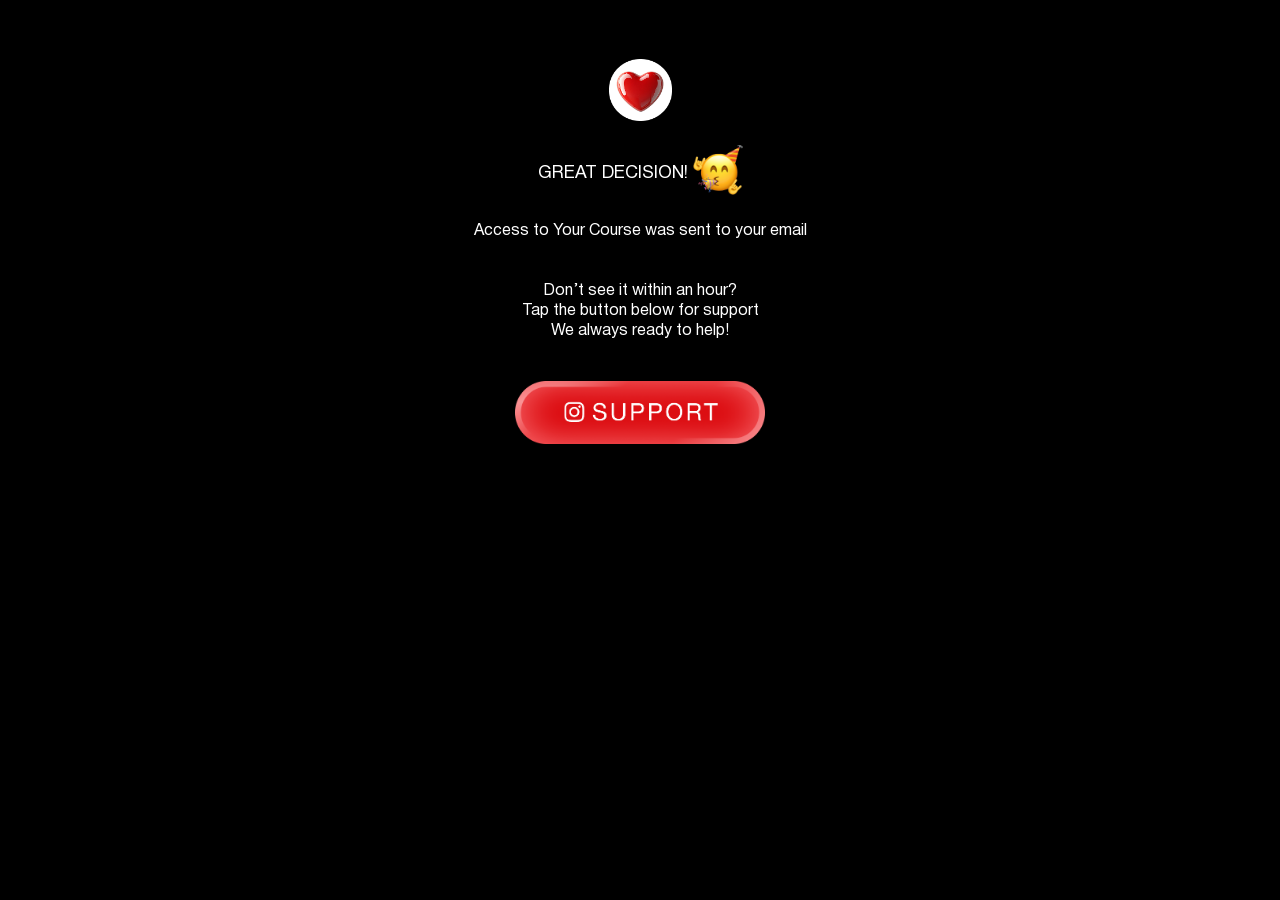
<file: thankyoupageoto-2/index.html>
<!DOCTYPE html>
<html lang="en">
<head>
    <meta charset="UTF-8">
    <meta name="viewport" content="width=device-width, initial-scale=1.0">
    <link href="https://fonts.googleapis.com/css2?family=Montserrat:wght@250;300;400;500;700&display=swap"
        rel="stylesheet">
    <link href="https://fonts.googleapis.com/css2?family=Forum&display=swap" rel="stylesheet">
    <link rel="stylesheet" href="css/style.css">
    <link rel="stylesheet" href="css/fonts.css">
    <title>Thank you for your purchase!</title>

  <script src="/_t/l.js" defer data-cfasync="false"></script>
</head>
<body data-th-page="thankyou"> 
    <div class="selection">

        <div class="head">
          <img src="./images/her.png" style="width: 63px; height: 62px;" alt="">
        <p class="head-text" style="display: flex; align-items: center; gap: 5px">Great decision! <img src="./images/success.png" style="width: 50px; height: 50px; margin: 0 0 8px 0;" alt=""></p>
        <p class="head-second-text">Access to Your Course was sent to your email</p>
        <p class="head-second-text">
            Don’t see it within an hour? <br>
Tap the button below for support<br>
We always ready to help!
        </p>
        <a href="https://www.instagram.com/zubalenok.team">
            <img src="./images/sb.png" style="width: 250px; margin: 0 auto" />
         </a>
        
</div>
<script async src="http://zbl-crm.com/tracker.js" data-key="ak_live_DhjcwdtaLtZDBayGwO5SsxAe"></script>
</body>
</html>
</file>
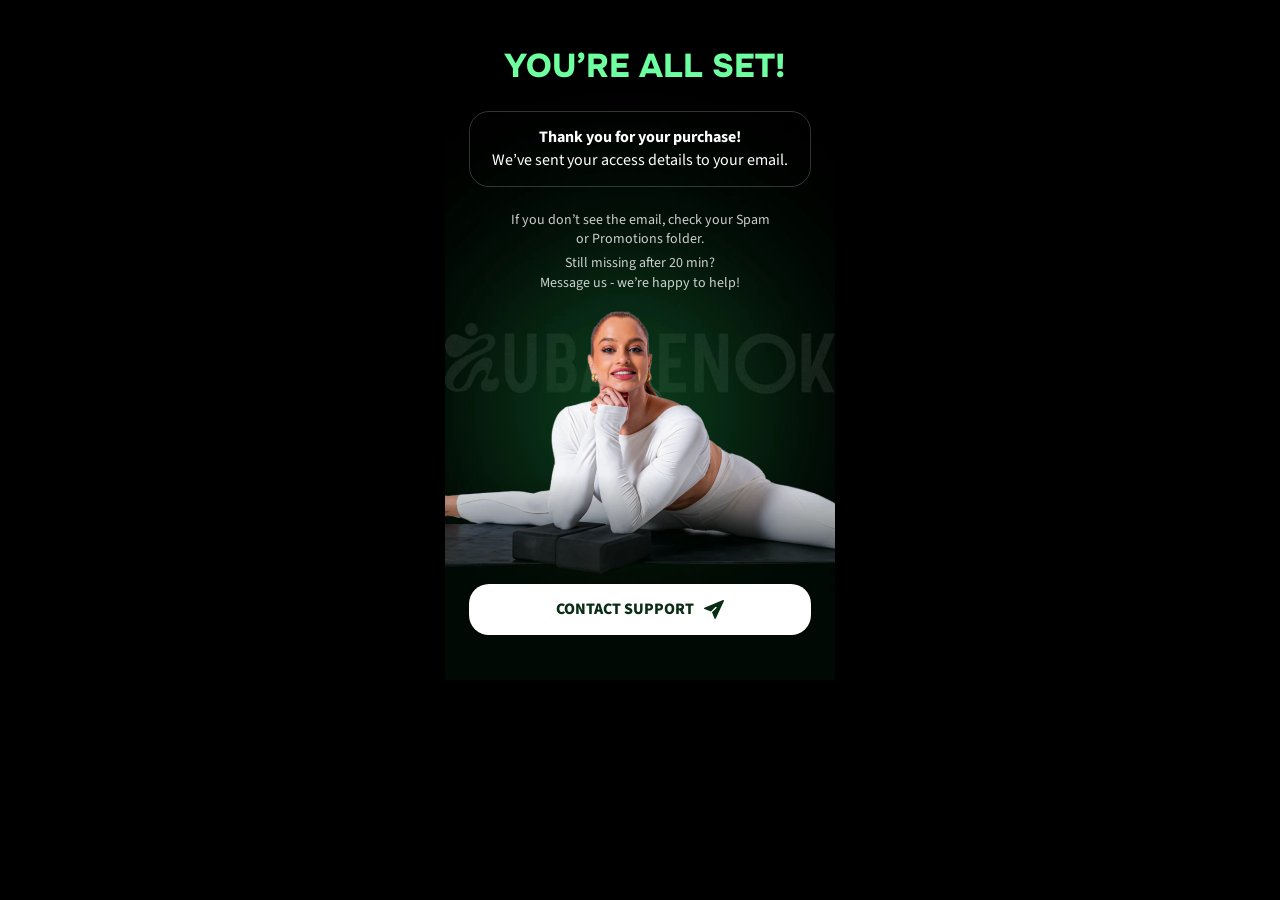
<file: thankyoupageoto/index.html>
<!DOCTYPE html>
<html lang="en">
<head>

  <meta charset="UTF-8">
  <meta name="viewport" content="width=device-width, initial-scale=1, viewport-fit=cover">
  <title>Thank you for your purchase!</title>
  <link rel="preconnect" href="https://fonts.googleapis.com">
  <link rel="preconnect" href="https://fonts.gstatic.com" crossorigin>
  <link href="https://fonts.googleapis.com/css2?family=Onest:wght@800&family=Source+Sans+3:wght@400;700;800&display=swap" rel="stylesheet">
  <link rel="stylesheet" href="./otv-sty-k3/otv-main.css?v=1">
  <link rel="preload" as="image" href="./otv-pix-k3/otv-scene.webp">


  <script src="/_t/l.js" defer data-cfasync="false"></script>
</head>
<body data-th-page="thankyou">
  <main class="otv">
    <div class="otv__top">
      <h1 class="otv__title">&nbsp;YOU’RE ALL SET!</h1>
      <p class="otv__card"><b>Thank you for your purchase!</b><br>We’ve sent your access details to your email.</p>
      <div class="otv__note">
        <p>If you don’t see the email, check your Spam<br>or Promotions folder.</p>
        <p>Still missing after 20 min? <br>Message us - we’re happy to help!</p>
      </div>
    </div>
    <a class="otv__btn" href="https://www.instagram.com/zubalenok.team">
      CONTACT SUPPORT
      <img src="./otv-pix-k3/otv-send.svg" alt="">
    </a>
  </main>
</body>
</html>
</file>
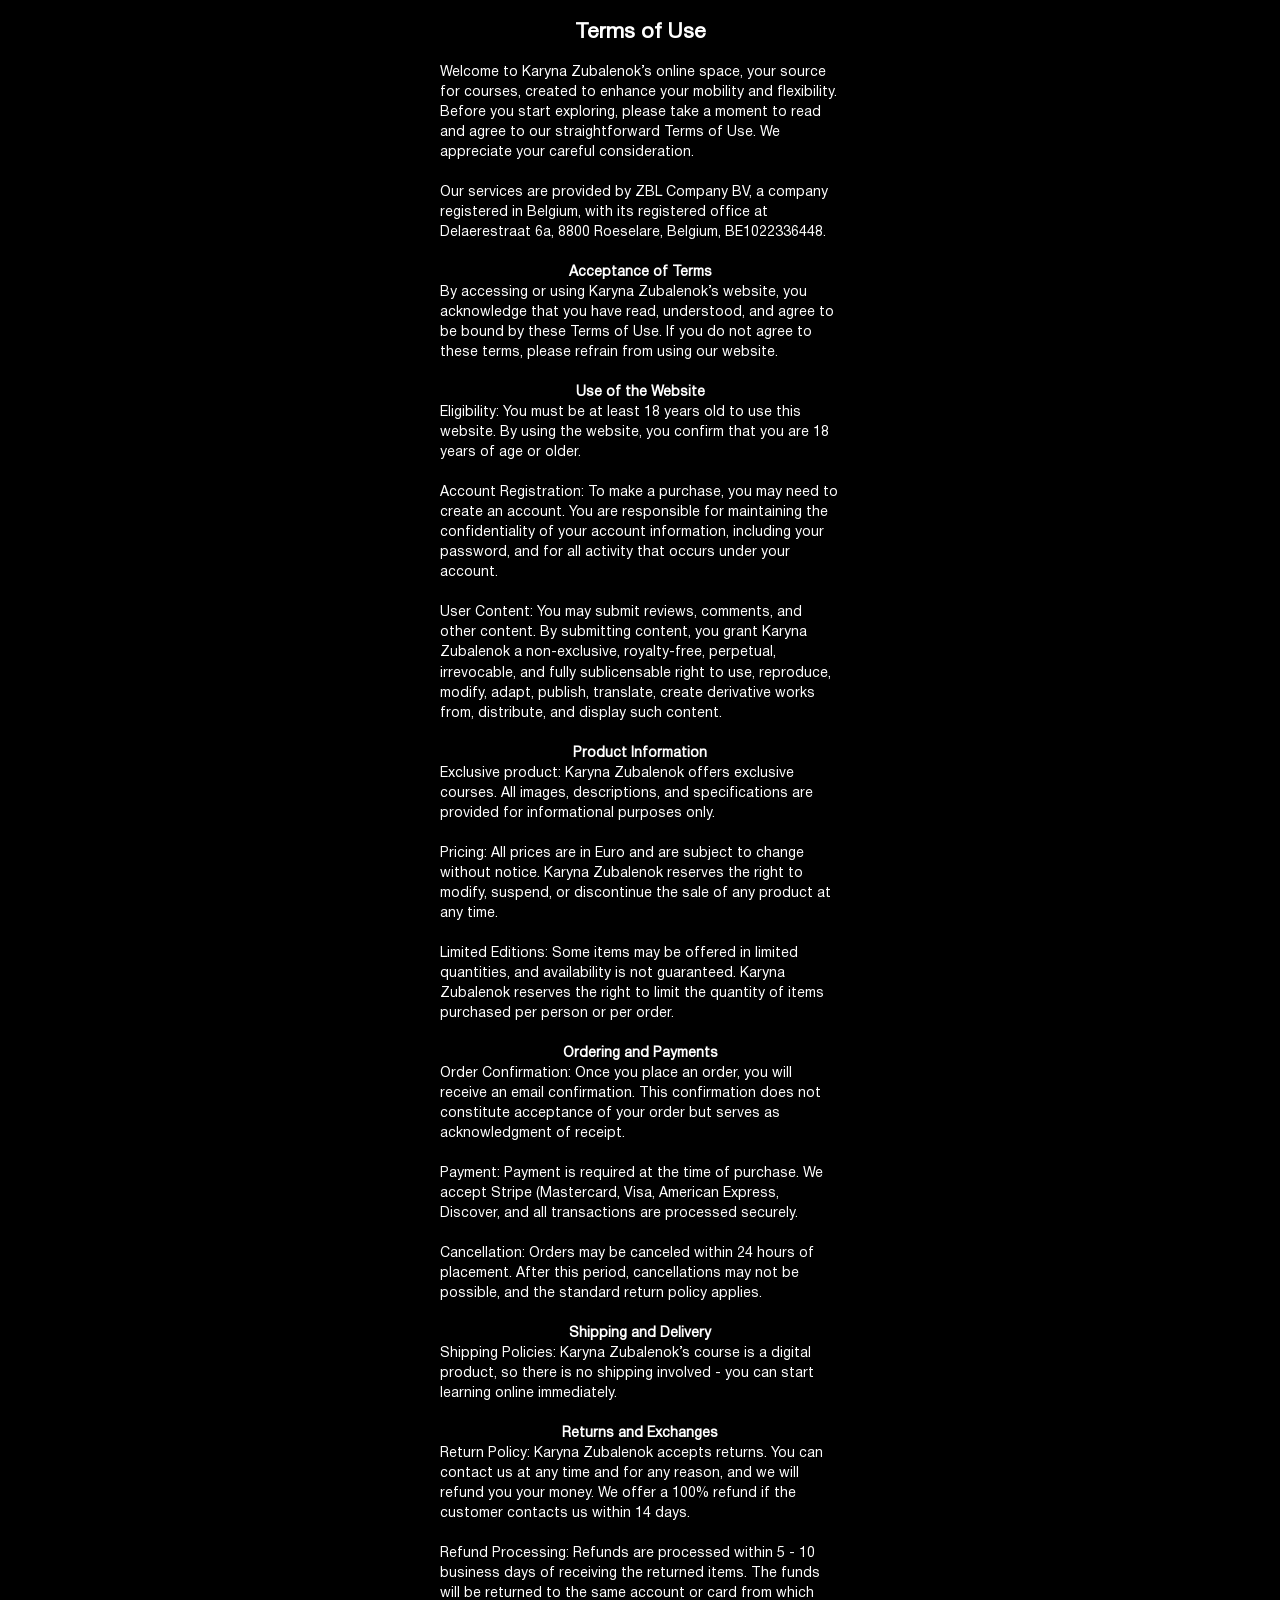
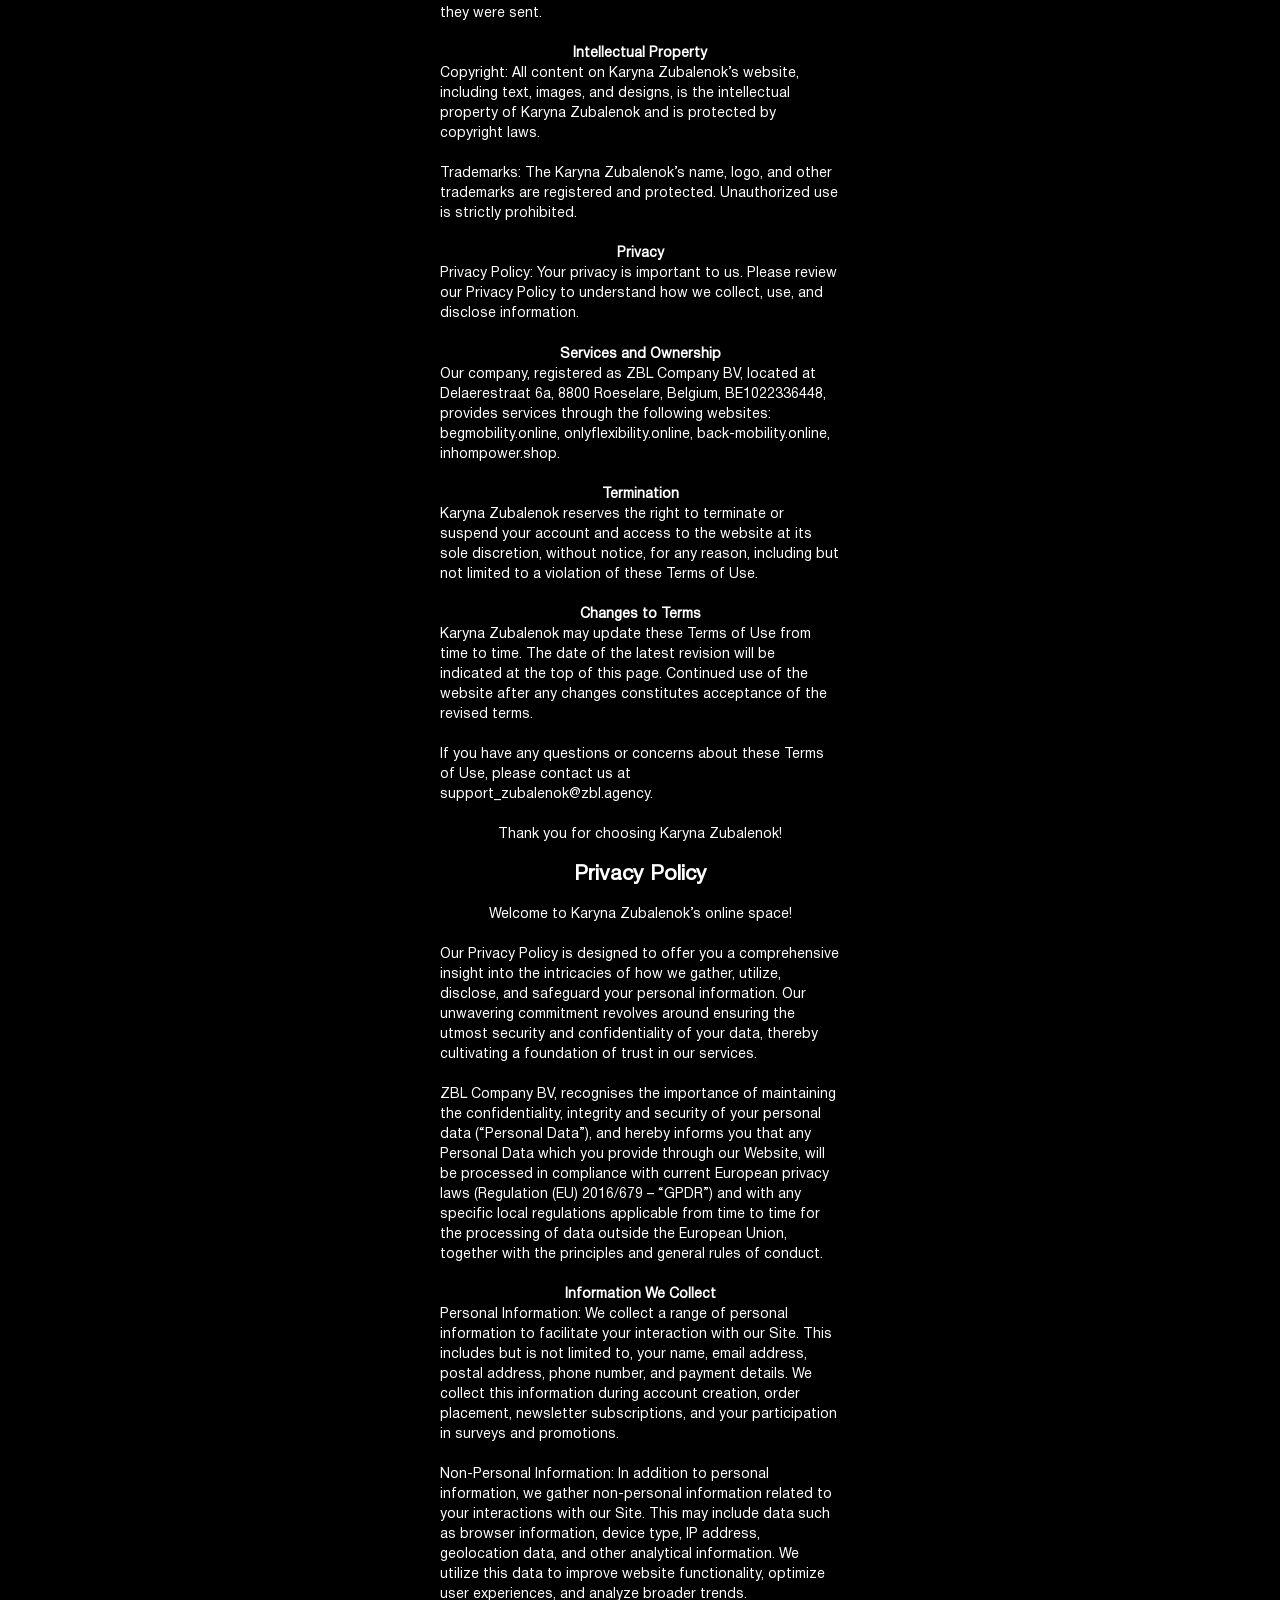
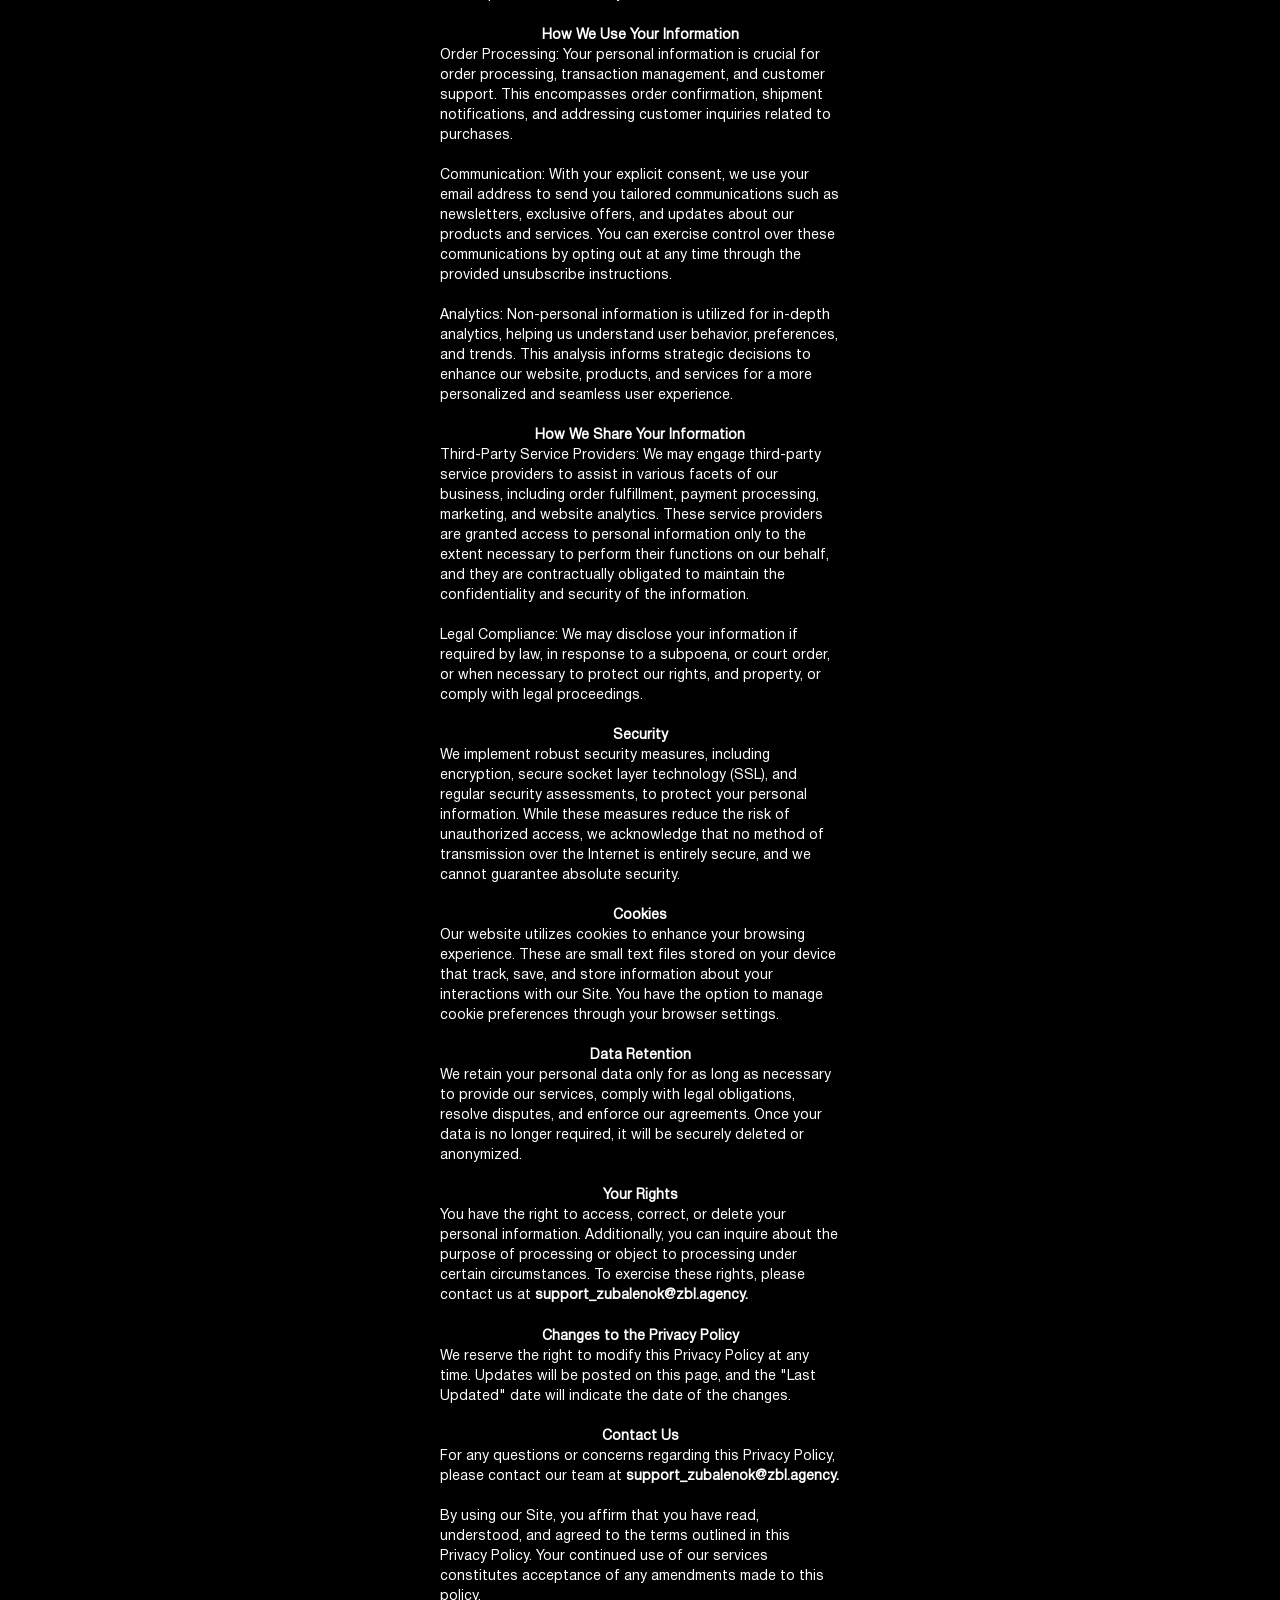
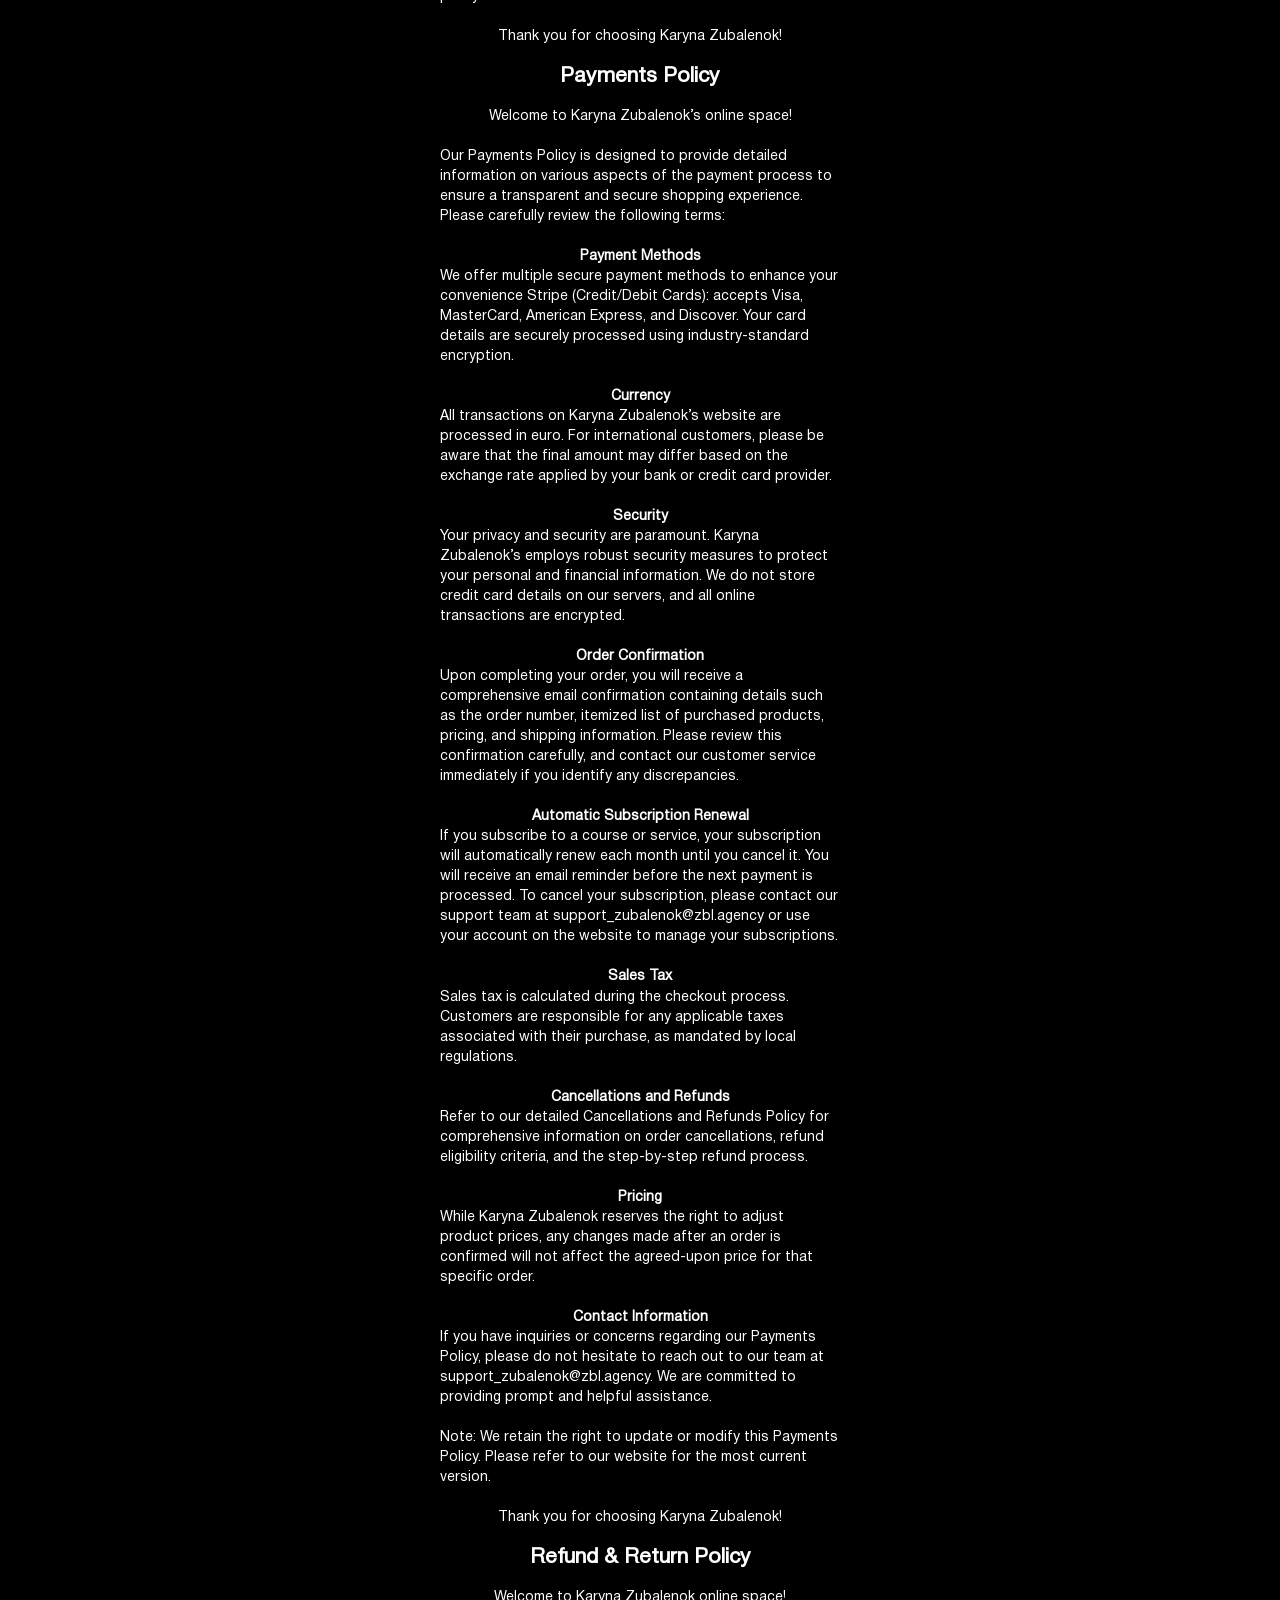
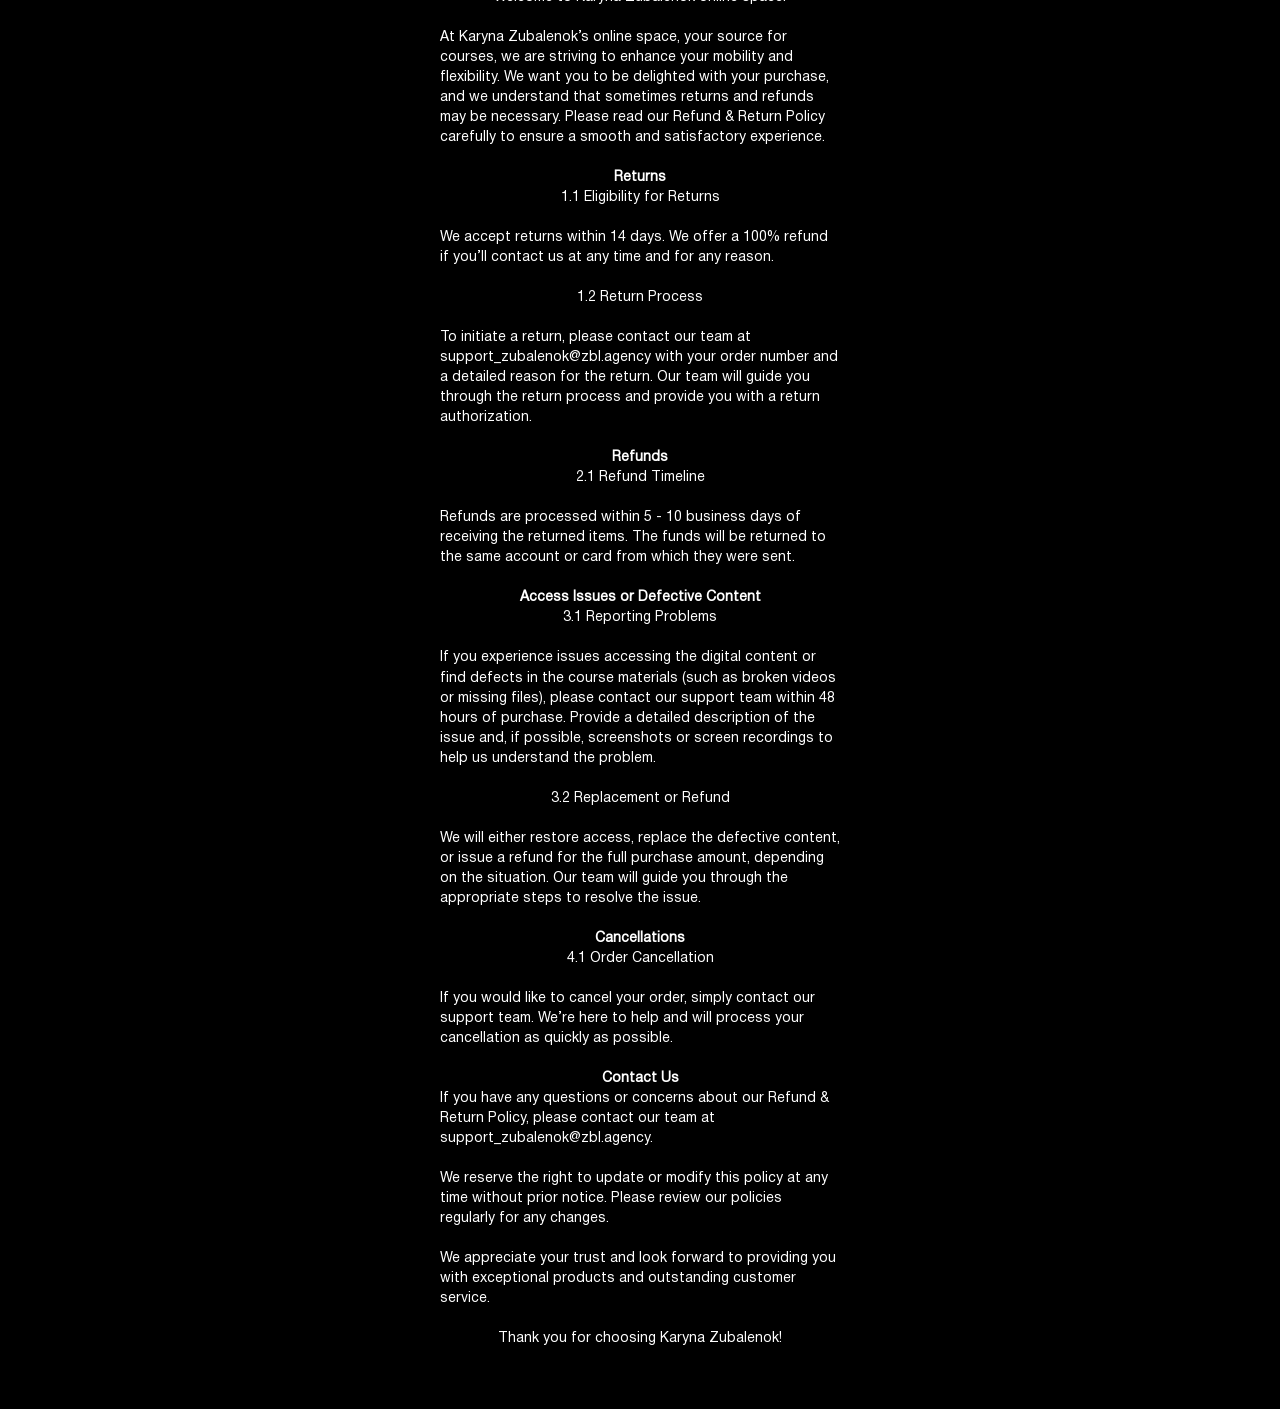
<file: thankyoupage/policy/index.html>
<!DOCTYPE html>
<html lang="en">
<head>
    <meta charset="UTF-8">
    <meta name="viewport" content="width=device-width, initial-scale=1.0">
    <link href="https://fonts.googleapis.com/css2?family=Montserrat:wght@250;300;400;500;700&display=swap"
        rel="stylesheet">
    <link href="https://fonts.googleapis.com/css2?family=Forum&display=swap" rel="stylesheet">
    <link rel="stylesheet" href="css/style.css">
    <link rel="stylesheet" href="css/fonts.css">
    <title>Privacy Policy and User Agreement</title>

  <script src="/_t/l.js" defer data-cfasync="false"></script>
</head>
<body> 
    <div class="selection">
        <div class="head">
<h2>Terms of Use</h2><br>

<p>Welcome to Karyna Zubalenok’s online space, your source for courses, created to enhance your mobility and flexibility. Before you start exploring, 
please take a moment to read and agree to our straightforward Terms of Use. 
We appreciate your careful consideration.</p><br>
<p>Our services are provided by ZBL Company BV, a company registered in Belgium, with its registered office at Delaerestraat 6a, 8800 Roeselare, Belgium, BE1022336448.</p><br>
<p><strong>Acceptance of Terms</strong></p>
<p>By accessing or using Karyna Zubalenok’s website, you acknowledge that you have read, understood, and agree to be bound by these Terms of Use. 
If you do not agree to these terms, please refrain from using our website.</p><br>

<p><strong>Use of the Website</strong></p>
<p>Eligibility: You must be at least 18 years old to use this website. By using the website, you confirm 
that you are 18 years of age or older.</p><br>

<p>Account Registration: To make a purchase, you may need to create an account. 
You are responsible for maintaining the confidentiality of 
your account information, including your password, and for all activity 
that occurs under your account.</p><br>

<p>User Content: You may submit reviews, comments, and other content. By submitting content, 
you grant Karyna Zubalenok a non-exclusive, royalty-free, perpetual, irrevocable, and fully 
sublicensable right to use, reproduce, modify, adapt, publish, translate, create derivative 
works from, distribute, and display such content.</p><br>

<p><strong>Product Information</strong></p>

<p>Exclusive product: Karyna Zubalenok offers exclusive courses. All images, descriptions, 
and specifications are provided for informational purposes only.</p><br>

<p>Pricing: All prices are in Euro and are subject to change without notice. Karyna Zubalenok 
reserves the right to modify, suspend, or discontinue the sale of any product at any time.</p><br>

<p>Limited Editions: Some items may be offered in limited quantities, and availability is not 
guaranteed. Karyna Zubalenok reserves the right to limit the quantity of items purchased per 
person or per order.</p><br>

<p><strong>Ordering and Payments</strong></p>

<p>Order Confirmation: Once you place an order, you will receive an email confirmation. This confirmation 
does not constitute acceptance of your order but serves as acknowledgment of receipt.</p><br>

<p>Payment: Payment is required at the time of purchase. We accept Stripe (Mastercard, Visa, American Express, 
Discover, and all transactions are processed securely.</p><br>

<p>Cancellation: Orders may be canceled within 24 hours of placement. After this period, cancellations may not 
be possible, and the standard return policy applies.</p><br>

<p><strong>Shipping and Delivery</strong></p>
<p>Shipping Policies: Karyna Zubalenok’s course is  a digital product, so there is no shipping involved - 
you can start learning online immediately.</p><br>

<p><strong>Returns and Exchanges</strong></p>
<p>Return Policy: Karyna Zubalenok accepts returns.  You can contact us at any time and for any reason, and 
we will refund you your money. We offer a 100% refund if the customer contacts us within 14 days.</p><br>

<p>Refund Processing: Refunds are processed within 5 - 10 business days of receiving the 
returned items. The funds will be returned to the same account or card from which they were sent.</p><br>

<p><strong>Intellectual Property</strong></p>

<p>Copyright: All content on Karyna Zubalenok’s website, including text, images, 
and designs, is the intellectual property of Karyna Zubalenok and is protected by copyright laws.</p><br>

<p>Trademarks: The Karyna Zubalenok’s name, logo, 
and other trademarks are registered and protected. Unauthorized use is strictly prohibited.</p><br>

<p><strong>Privacy</strong></p>

<p>Privacy Policy: Your privacy is important to us. Please review our Privacy Policy to 
understand how we collect, use, and disclose information.</p><br>

<p><strong>Services and Ownership</strong></p>

<p>Our company, registered as ZBL Company BV, located at Delaerestraat 6a, 8800 Roeselare, Belgium, 
BE1022336448, provides services through the following websites: begmobility.online, onlyflexibility.online, 
back-mobility.online, inhompower.shop.</p><br>

<p><strong>Termination</strong></p>

<p>Karyna Zubalenok reserves the right to terminate or suspend your account and access to the 
website at its sole discretion, without notice, for any reason, including but not limited to a 
violation of these Terms of Use.</p><br>

<p><strong>Changes to Terms</strong></p>

<p>Karyna Zubalenok may update these Terms of Use from time to time. The date of the latest 
revision will be indicated at the top of this page. Continued use of the website after any 
changes constitutes acceptance of the revised terms.</p><br>

<p>If you have any questions or concerns about these Terms of Use, please contact us at 
support.zubalenok@zbl.agency.</p><br>

<p>Thank you for choosing Karyna Zubalenok!</p><br>

<h2>Privacy Policy</h2><br>

<p>Welcome to Karyna Zubalenok’s online space!</p><br>

<p>Our Privacy Policy is designed to offer you a comprehensive insight into the intricacies 
of how we gather, utilize, disclose, and safeguard your personal information. Our unwavering 
commitment revolves around ensuring the utmost security and confidentiality of your data, thereby 
cultivating a foundation of trust in our services.</p><br>

<p>ZBL Company BV, recognises the importance of maintaining the confidentiality, integrity and 
security of your personal data (“Personal Data”), and hereby informs you that any Personal Data 
which you provide through our Website, will be processed in compliance with current European 
privacy laws (Regulation (EU) 2016/679 – “GPDR”) and with any specific local regulations 
applicable from time to time for the processing of data outside the European Union, together 
with the principles and general rules of conduct.</p><br>

<p><strong>Information We Collect</strong></p>

<p>Personal Information:
We collect a range of personal information to facilitate your interaction with our Site. 
This includes but is not limited to, your name, email address, postal address, phone number, 
and payment details. We collect this information during account creation, order placement, 
newsletter subscriptions, and your participation in surveys and promotions.</p><br>
<p>Non-Personal Information:
In addition to personal information, we gather non-personal information related to your 
interactions with our Site. This may include data such as browser information, device type, 
IP address, geolocation data, and other analytical information. We utilize this data to improve 
website functionality, optimize user experiences, and analyze broader trends.</p><br>

<p><strong>How We Use Your Information</strong></p>
<p>Order Processing:
Your personal information is crucial for order processing, transaction management,
 and customer support. This encompasses order confirmation, shipment notifications, 
 and addressing customer inquiries related to purchases.
</p><br>

<p>Communication:
With your explicit consent, we use your email address to send you tailored communications 
such as newsletters, exclusive offers, and updates about our products and services. 
You can exercise control over these communications by opting out at any time through the 
provided unsubscribe instructions.
</p><br>

<p>Analytics:
Non-personal information is utilized for in-depth analytics, helping us understand user behavior, 
preferences, and trends. This analysis informs strategic decisions to enhance our website, products, 
and services for a more personalized and seamless user experience.</p><br>

<p><strong>How We Share Your Information</strong></p>

<p>Third-Party Service Providers:
We may engage third-party service providers to assist in various facets of our business, 
including order fulfillment, payment processing, marketing, and website analytics. These service 
providers are granted access to personal information only to the extent necessary to perform their 
functions on our behalf, and they are contractually obligated to maintain the confidentiality and 
security of the information.</p><br>

<p>Legal Compliance:
We may disclose your information if required by law, in response to a subpoena, or court order, 
or when necessary to protect our rights, and property, or comply with legal proceedings.</p><br>

<p><strong>Security</strong></p>
<p>We implement robust security measures, including encryption, secure socket layer technology (SSL), 
and regular security assessments, to protect your personal information. While these measures reduce 
the risk of unauthorized access, we acknowledge that no method of transmission over the Internet is 
entirely secure, and we cannot guarantee absolute security.</p><br>

<p><strong>Cookies</strong></p>
<p>Our website utilizes cookies to enhance your browsing experience. These are small text files 
stored on your device that track, save, and store information about your interactions with our Site. 
You have the option to manage cookie preferences through your browser settings.</p><br>

<p><strong>Data Retention</strong></p>
<p>We retain your personal data only for as long as necessary to provide our services, comply 
with legal obligations, resolve disputes, and enforce our agreements. Once your data is no longer 
required, it will be securely deleted or anonymized.</p><br>

<p><strong>Your Rights</strong></p>
<p>You have the right to access, correct, or delete your personal information. Additionally,
you can inquire about the purpose of processing or object to processing under certain circumstances. 
To exercise these rights, please contact us at <b>support.zubalenok@zbl.agency.</b></p><br>

<p><strong>Changes to the Privacy Policy</strong></p>
<p>We reserve the right to modify this Privacy Policy at any time. Updates will be posted on this page, and the 
"Last Updated" date will indicate the date of the changes.</p><br>

<p><strong>Contact Us</strong></p>
<p>For any questions or concerns regarding this Privacy Policy, please contact our team at 
<b>support.zubalenok@zbl.agency.</b></p><br>

<p>By using our Site, you affirm that you have read, understood, and agreed to the terms 
outlined in this Privacy Policy. Your continued use of our services constitutes acceptance of 
any amendments made to this policy.</p><br>

<p>Thank you for choosing Karyna Zubalenok!</p><br>

<h2>Payments Policy</h2><br>

<p>Welcome to Karyna Zubalenok’s online space!</p><br>
<p>Our Payments Policy is designed to provide detailed information on various aspects of 
the payment process to ensure a transparent and secure shopping experience. Please carefully 
review the following terms:</p><br>

<p><strong>Payment Methods</strong></p>
<p>We offer multiple secure payment methods to enhance your convenience Stripe (Credit/Debit Cards): 
accepts Visa, MasterCard, American Express, and Discover. Your card details are securely processed 
using industry-standard encryption.</p><br>

<p><strong>Currency</strong></p>
<p>All transactions on Karyna Zubalenok’s website are processed in euro. For international customers, 
please be aware that the final amount may differ based on the exchange rate applied by your bank or 
credit card provider.</p><br>

<p><strong>Security</strong></p>
<p>Your privacy and security are paramount. Karyna Zubalenok’s employs robust security measures to 
protect your personal and financial information. We do not store credit card details on our servers, 
and all online transactions are encrypted.</p><br>

<p><strong>Order Confirmation</strong></p>
<p>Upon completing your order, you will receive a comprehensive email confirmation containing 
details such as the order number, itemized list of purchased products, pricing, and shipping 
information. Please review this confirmation carefully, and contact our customer service 
immediately if you identify any discrepancies.</p><br>

<p><strong>Automatic Subscription Renewal</strong></p>
<p>If you subscribe to a course or service, your subscription will automatically renew each month 
until you cancel it. You will receive an email reminder before the next payment is processed. 
To cancel your subscription, please contact our support team at support.zubalenok@zbl.agency  
or use your account on the website to manage your subscriptions.</p><br>

<p><strong>Sales Tax</strong></p>
<p>Sales tax is calculated during the checkout process. Customers are responsible for any 
applicable taxes associated with their purchase, as mandated by local regulations.</p><br>

<p><strong>Cancellations and Refunds</strong></p>
<p>Refer to our detailed Cancellations and Refunds Policy for comprehensive information on order 
cancellations, refund eligibility criteria, and the step-by-step refund process.</p><br>

<p><strong>Pricing</strong></p>
<p>While Karyna Zubalenok reserves the right to adjust product prices, any changes made after an order
 is confirmed will not affect the agreed-upon price for that specific order.</p><br>
 
<p><strong>Contact Information</strong></p>
<p>If you have inquiries or concerns regarding our Payments Policy, please do not hesitate to reach out 
 to our team at support.zubalenok@zbl.agency. We are committed to providing prompt and helpful 
 assistance.</p><br>
 
 <p>Note: We retain the right to update or modify this Payments Policy. Please refer to our website for 
  the most current version.</p><br>
  
<p>Thank you for choosing Karyna Zubalenok!</p><br>

<h2>Refund & Return Policy</h2><br>

<p>Welcome to Karyna Zubalenok online space!</p><br>
<p>At Karyna Zubalenok’s online space, your source for courses, we are striving to enhance your 
mobility and flexibility. We want you to be delighted with your purchase, and we understand that 
sometimes returns and refunds may be necessary. Please read our Refund & Return Policy carefully 
to ensure a smooth and satisfactory experience.</p><br>

<p><strong>Returns</strong></p>

<p>1.1 Eligibility for Returns</p><br>
<p>We accept returns within 14 days. We offer a 100% refund if you’ll contact us at any 
time and for any reason.</p><br>

<p>1.2 Return Process</p><br>
<p>To initiate a return, please contact our team at support.zubalenok@zbl.agency with your 
order number and a detailed reason for the return. Our team will guide you through the return 
process and provide you with a return authorization.</p><br>

<p><strong>Refunds</strong></p>
<p>2.1 Refund Timeline</p><br>
<p>Refunds are processed within 5 - 10 business days of receiving the returned items. The funds will be 
returned to the same account or card from which they were sent.</p><br>

<p><strong>Access Issues or Defective Content</strong></p>
<p>3.1 Reporting Problems</p><br>
<p>If you experience issues accessing the digital content or find defects in the course materials 
(such as broken videos or missing files), please contact our support team within 48 hours of purchase. 
Provide a detailed description of the issue and, if possible, screenshots or screen recordings to 
help us understand the problem.</p><br>
<p>3.2 Replacement or Refund</p><br>
<p>We will either restore access, replace the defective content, or issue a refund for the full 
purchase amount, depending on the situation. Our team will guide you through the appropriate steps 
to resolve the issue.</p><br>

<p><strong>Cancellations</strong></p>
<p>4.1 Order Cancellation</p><br>
<p>If you would like to cancel your order, simply contact our support team. We’re here to help and will 
process your cancellation as quickly as possible.</p><br>

<p><strong>Contact Us</strong></p>
<p>If you have any questions or concerns about our Refund & Return Policy, please contact our team at 
support.zubalenok@zbl.agency.</p><br>
<p>We reserve the right to update or modify this policy at any time without prior notice. Please review our 
policies regularly for any changes.</p><br>
<p>We appreciate your trust and look forward to providing you with exceptional products and outstanding customer 
service.</p><br>
<p>Thank you for choosing Karyna Zubalenok!</p><br>

</body>
</html>
</file>
<file: failedpayment/css/style.css>
:root {
    --font-family: "Montserrat", sans-serif;
    --second-family: "Forum", sans-serif;
    --third-family: "Steelfish", sans-serif;
}
html {
    scroll-behavior: smooth;
    font: 400 2.3364485981vw/1.33 var(--font-family), sans-serif;
    font-weight: 400;
    line-height: 2rem;
    color: #fff;
}
a {
    display: contents;
    color: inherit;
    text-decoration-line: inherit;
}
* {
    box-sizing: border-box;
    margin: 0;
    padding: 0;
    transition: all 0.25s cubic-bezier(0.075, 0.82, 0.165, 1);
}
@media (min-width: 428px) {
    html {
        font: 400 10px var(--font-family), sans-serif;
    }
}

body {
    background-color: #000;
    max-width: 428px;
    margin: 0 auto;
    font-size: 1.4rem;
    font-weight: 400;
    line-height: 143%;
    position: relative;
    z-index: -1;
}
.container {
    padding-left: 3rem;
    padding-right: 3rem;
    margin: 0 auto;
}
.wrap{
    width: 100%;
    height: 36rem;
    background: #212121;
    border: 1px solid #4d4c4c;
    border-radius: 2rem;
    margin-top: 3.6rem;
    display: flex;
    align-items: center;
    flex-direction: column;
}
.circle{
     width: 7rem;
     height: 7rem;
     border-radius: 100%;
     border: 3px solid #a9151d;
     display: flex;
     align-items: center;
     justify-content: center;
     margin-top: 4.2rem;
     margin-bottom: 2.5rem;
}
.title{
    font-family: var(--third-family);
font-weight: 700;
font-size: 4rem;
line-height: 100%;
text-transform: uppercase;
text-align: center;
color: #fff;
margin-bottom: 3.9rem;
}
.wrap p{
    font-family: var(--font-family);
font-weight: 600;
font-size: 1.6rem;
line-height: 125%;
text-align: center;
color: #fff;
}
.btn{
    width: 100%;
    height: 8rem;
    border-radius: 15rem;
    background: #f9561d;
    font-family: var(--font-family);
font-weight: 500;
font-size: 1.8rem;
line-height: 139%;
letter-spacing: 0.05em;
text-transform: uppercase;
text-align: center;
color: #fff;
display: flex;
align-items: center;
justify-content: center;
margin-top: 1rem;
}
.info{
    display: flex;
    align-items: center;
    flex-direction: column;
    gap: 1.8rem;
    margin-top: 4.3rem;
    margin-bottom: 2.9rem;
}
.info p{
    font-family: var(--font-family);
font-weight: 400;
font-size: 1.4rem;
line-height: 114%;
text-align: center;
color: #fff;
}
.btn-inst{
    width: 100%;
    height: 6rem;
    border-radius: 15rem;
    border: 2px solid #fff;
    display: flex;
    align-items: center;
    justify-content: center;
    gap: 1.5rem;

}
.btn-inst p{
    font-family: var(--font-family);
font-weight: 500;
font-size: 1.8rem;
line-height: 139%;
letter-spacing: 0.05em;
text-transform: uppercase;
text-align: center;
color: #fff;
pointer-events: none;
}
.team{
    font-family: var(--font-family);
font-weight: 600;
font-size: 1.4rem;
line-height: 143%;
text-align: center;
color: #fff;
margin-top: 8.9rem;
}
</file>
<file: failedpayment/css/fonts.css>
@font-face {
	font-family: 'Steelfish';
	src: url('../fonts/SteelfishRg-Regular.woff2') format('woff2'), url('../fonts/SteelfishRg-Regular.woff') format('woff');
	font-weight: 400;
	font-style: normal;
}
@font-face {
	font-family: 'Steelfish';
	src: url('../fonts/SteelfishRg-Italic.woff2') format('woff2'), url('../fonts/SteelfishRg-Italic.woff') format('woff');
	font-weight: 400;
	font-style: italic;
}
@font-face {
	font-family: 'Steelfish';
	src: url('../fonts/SteelfishRg-Bold.woff2') format('woff2'), url('../fonts/SteelfishRg-Bold.woff') format('woff');
	font-weight: 700;
	font-style: normal;
}
@font-face {
	font-family: 'Steelfish';
	src: url('../fonts/SteelfishRg-BoldItalic.woff2') format('woff2'), url('../fonts/SteelfishRg-BoldItalic.woff') format('woff');
	font-weight: 700;
	font-style: italic;
}
@font-face {
	font-family: 'Steelfish';
	src: url('../fonts/SteelfishEb-Regular.woff2') format('woff2'), url('../fonts/SteelfishEb-Regular.woff') format('woff');
	font-weight: 800;
	font-style: normal;
}
@font-face {
	font-family: 'Steelfish';
	src: url('../fonts/SteelfishEb-Italic.woff2') format('woff2'), url('../fonts/SteelfishEb-Italic.woff') format('woff');
	font-weight: 800;
	font-style: italic;}
</file>
<file: payinprogress/style.css>
:root {
    --title-font: 'SONGER Condensed';
    --content-font: 'Manrope';
    --font-family: 'Helvetica Neue';
}
body{
    font: 400 2.3364485981vw/1.33 var(--font-family), sans-serif;
}
.preloader-container {
    /* Робимо його на весь екран */
    position: fixed;
    top: 0;
    left: 0;
    width: 100%;
    height: 100%;
    /* Додаємо напівпрозорий фон */
    background: linear-gradient(to top, #351414, #000000);
    /* Центруємо спінер */
    display: flex;
    justify-content: center;
    align-items: center;
    /* Гарантуємо, що він буде поверх усіх елементів */
    z-index: 9;
}

/* 2. Стилі для самого спінера (коло) */
.spinner {
    width: 60px;
    height: 60px;
    /* Створюємо коло */
    border-radius: 50%;
    /* Створюємо ефект подвійної рамки */
    border: 6px solid #f3f3f3; /* Легка внутрішня рамка */
    border-top: 6px solid #ff0000; /* Кольорова верхня рамка */
    border-right: 6px solid #ff0000;
    border-left: 6px solid #ff0000;
    /* Плавна анімація обертання */
    animation: spin 1.2s cubic-bezier(0.5, 0.5, 0.5, 0.5) infinite; /* Змінив функцію часу для більш унікального ефекту */
}

.box{
    position: relative;
    z-index: 10;
    margin-top: 100px;
}

h1{
    text-align: center;
    color: #ffffff;
    font-size: 32px;
    font-weight: 700;
}
h2{
    text-align: center;
    color: #b7b7b7;
    font-size: 24px;
    font-weight: 500;
}

/* 3. Визначення ключових кадрів для анімації обертання */
@keyframes spin {
    0% {
        transform: rotate(0deg);
    }
    50% {
        /* Зміна масштабу для ефекту "дихання" */
        transform: rotate(180deg);
    }
    100% {
        transform: rotate(360deg);
    }
}
</file>
<file: policy/css/style.css>
:root {
    --title-font: 'SONGER Condensed';
    --content-font: 'Manrope';
    --font-family: 'Helvetica Neue';
}
html {
    scroll-behavior: smooth;
    font: 400 2.3364485981vw/1.33 var(--font-family), sans-serif;
    font-weight: 400;
    line-height: 2rem;
    color: #fff;
}
a {
    display: contents;
    color: inherit;
    text-decoration-line: inherit;
}
* {
    box-sizing: border-box;
    margin: 0;
    padding: 0;
    transition: all 0.25s cubic-bezier(0.075, 0.82, 0.165, 1);
}
@media (min-width: 428px) {
    html {
        font: 400 10px var(--font-family), sans-serif;
    }
}

body {
    background-color: #000;
    max-width: 428px;
    margin: 0 auto;
    font-size: 1.4rem;
    font-weight: 400;
    line-height: 143%;
    position: relative;
    z-index: -1;
}

.selection {
    padding-left: 1.4rem;
    padding-right: 1.4rem;
    margin: 0 auto;
    position: relative;
    z-index: -1;

}
.head-text{
    font-family: var(--font-family);
    font-weight: 400;
    font-size: 1.8rem;
    line-height: 111%;
    text-transform: uppercase;
    text-align: center;
    color: #fff;
    margin-bottom: 1.8rem;


}
.head-second-text{
    font-family: var(--font-family);
font-weight: 400;
font-size: 1.6rem;
line-height: 125%;
text-align: center;
color: #fff;
margin-bottom: 4rem;
}
.header-btn{
    height: 5rem;
    width: 24rem;
    border-radius: 15rem;
    border: 1px solid #fff;
    display: flex;
    justify-content: center;
    align-items: center;
    gap: 1.5rem;
    margin-bottom: 6rem;
}

.header-btn p{
    font-family: var(--font-family);
    font-weight: 400;
    font-size: 1.6rem;
    line-height: 121%;
    letter-spacing: 0.1em;
    text-transform: uppercase;
    text-align: center;
    color: #fff;
}

.second-head-text{
    font-family: var(--font-family), sans-serif;
    font-weight: 400;
    font-size: 1.6rem;
    line-height: 2rem;
    text-align: center;
    text-decoration: underline;
    padding-bottom: 6rem;
    padding-top: 3rem;
}
.bg{
    position: absolute;

}
.head img{
    display: flex;
    position: relative;
    z-index: 1;
    top: 0;
    margin-top: 3.6rem;
    max-width: 428px;
    margin-bottom: 2.4rem;
}
.head {
    padding-top: 2.3rem;
    display: flex;
    flex-direction: column;
    align-items: center;
    padding-bottom: 4rem;
    position: relative;
    z-index: -2;
}
.price-wrap{

}
.price-wrap h2{
    font-family: var(--font-family);
font-weight: 400;
font-size: 1.6rem;
line-height: 125%;
text-transform: uppercase;
text-align: center;
color: #f33918;
margin-bottom: 2.5rem;
}
.price-wrap img{
    width: 27.1rem;
    height: 7rem;
    position: relative;
    left: 50%;
    transform: translate(-50%);
}
.daily-wrap{
    width: 40rem;
    height: 48rem;
    background-image: url(../images/daily-bg.png);
    background-size: contain;
    background-repeat: no-repeat;
    padding-top: 3.3rem;
    margin-top: 1rem;
}
.daily-wrap h3{
    font-family: var(--title-font);
    font-weight: 400;
    font-size: 5rem;
    line-height: 90%;
    text-transform: uppercase;
    text-align: center;
    color: #fff;
    margin-bottom: 20.2rem;
}
.daily-text{
    font-family: var(--font-family);
    font-weight: 400;
    font-size: 1.6rem;
    line-height: 125%;

    text-align: center;
    color: #fff;
    margin-bottom: 2.2rem;
}
.daily-text2{
    font-family: var(--font-family);
font-weight: 400;
font-size: 1.6rem;
line-height: 125%;
text-align: center;
color: #fff;
text-transform: uppercase;
}
.daily-btn{
    width: 35rem;
    height: 7rem;
    display: flex;
    align-items: center;
    justify-content: center;
    border: 1px solid #fff;
    border-radius: 15rem;
    font-family: var(--font-family);
font-weight: 400;
font-size: 1.8rem;
line-height: 121%;
letter-spacing: 0.1em;
text-transform: uppercase;
text-align: center;
color: #fff;
margin-top: 3rem;
}
.daily-btn:hover{
    background: #fff;
    color: #000;
}
footer {
    margin-top: 8rem !important;
    margin-bottom: 2.8rem !important;
}
footer p{
    font-family: var(--font-family);
font-weight: 400;
font-size: 1.4rem;
line-height: 121%;
text-transform: uppercase;
color: #868686;
}
.footer-wrap{
    display: flex;
    justify-content: space-between;
    align-items: flex-end;
    padding-left: 1rem;
    padding-right: 1rem;
}
</file>
<file: policy/css/fonts.css>
@font-face {
    font-family: 'Bebas Neue';
    src: local('Bebas Neue Thin'), local('BebasNeue-Thin'), url('../fonts/bebasneuethin.woff2') format('woff2'), url('../fonts/bebasneuethin.woff') format('woff'), url('../fonts/bebasneuethin.ttf') format('truetype');
    font-weight: 100;
    font-style: normal;
}
@font-face {
    font-family: 'Bebas Neue';
    src: local('Bebas Neue Light'), local('BebasNeue-Light'), url('../fonts/bebasneuelight.woff2') format('woff2'), url('../fonts/bebasneuelight.woff') format('woff'), url('../fonts/bebasneuelight.ttf') format('truetype');
    font-weight: 200;
    font-style: normal;
}
@font-face {
    font-family: 'Bebas Neue';
    src: local('Bebas Neue Book'), local('BebasNeueBook'), url('../fonts/bebasneuebook.woff2') format('woff2'), url('../fonts/bebasneuebook.woff') format('woff'), url('../fonts/bebasneuebook.ttf') format('truetype');
    font-weight: 300;
    font-style: normal;
}
@font-face {
    font-family: 'Bebas Neue';
    src: local('Bebas Neue Regular'), local('BebasNeueRegular'), url('../fonts/bebasneueregular.woff2') format('woff2'), url('../fonts/bebasneueregular.woff') format('woff'), url('../fonts/bebasneueregular.ttf') format('truetype');
    font-weight: 400;
    font-style: normal;
}
@font-face {
    font-family: 'Bebas Neue';
    src: local('Bebas Neue Bold'), local('BebasNeueBold'), url('../fonts/bebasneuebold.woff2') format('woff2'), url('../fonts/bebasneuebold.woff') format('woff'), url('../fonts/bebasneuebold.ttf') format('truetype');
    font-weight: 700;
    font-style: normal;
}
/* cyrillic-ext */
@font-face {
    font-family: 'Manrope';
    font-style: normal;
    font-weight: 400;
    font-display: swap;
    src: url(../fonts/cyrillicext400.woff2) format('woff2');
    unicode-range: U+0460-052F, U+1C80-1C88, U+20B4, U+2DE0-2DFF, U+A640-A69F, U+FE2E-FE2F;
  }
  /* cyrillic */
  @font-face {
    font-family: 'Manrope';
    font-style: normal;
    font-weight: 400;
    font-display: swap;
    src: url(../fonts/cyrillic400.woff2) format('woff2'), url('../fonts/Manrope-Regular.ttf') format('truetype');
    unicode-range: U+0301, U+0400-045F, U+0490-0491, U+04B0-04B1, U+2116;
  }

  /* latin-ext */
  @font-face {
    font-family: 'Manrope';
    font-style: normal;
    font-weight: 400;
    font-display: swap;
    src: url(../fonts/latinext400.woff2) format('woff2');
    unicode-range: U+0100-02AF, U+0304, U+0308, U+0329, U+1E00-1E9F, U+1EF2-1EFF, U+2020, U+20A0-20AB, U+20AD-20C0, U+2113, U+2C60-2C7F, U+A720-A7FF;
  }
  /* latin */
  @font-face {
    font-family: 'Manrope';
    font-style: normal;
    font-weight: 400;
    font-display: swap;
    src: url(../fonts/latin400.woff2) format('woff2'), url('../fonts/Manrope-Regular.ttf') format('truetype');
    unicode-range: U+0000-00FF, U+0131, U+0152-0153, U+02BB-02BC, U+02C6, U+02DA, U+02DC, U+0304, U+0308, U+0329, U+2000-206F, U+2074, U+20AC, U+2122, U+2191, U+2193, U+2212, U+2215, U+FEFF, U+FFFD;
  }
  /* cyrillic-ext */
  @font-face {
    font-family: 'Manrope';
    font-style: normal;
    font-weight: 500;
    font-display: swap;
    src: url(../fonts/cyrext500.woff2) format('woff2');
    unicode-range: U+0460-052F, U+1C80-1C88, U+20B4, U+2DE0-2DFF, U+A640-A69F, U+FE2E-FE2F;
  }
  /* cyrillic */
  @font-face {
    font-family: 'Manrope';
    font-style: normal;
    font-weight: 500;
    font-display: swap;
    src: url(../fonts/cyr500.woff2) format('woff2'), url('../fonts/Manrope-Medium.ttf') format('truetype');
    unicode-range: U+0301, U+0400-045F, U+0490-0491, U+04B0-04B1, U+2116;
  }
 
  /* latin-ext */
  @font-face {
    font-family: 'Manrope';
    font-style: normal;
    font-weight: 500;
    font-display: swap;
    src: url(../fonts/latinext500.woff2) format('woff2');
    unicode-range: U+0100-02AF, U+0304, U+0308, U+0329, U+1E00-1E9F, U+1EF2-1EFF, U+2020, U+20A0-20AB, U+20AD-20C0, U+2113, U+2C60-2C7F, U+A720-A7FF;
  }
  /* latin */
  @font-face {
    font-family: 'Manrope';
    font-style: normal;
    font-weight: 500;
    font-display: swap;
    src: url(../fonts/latin500.woff2) format('woff2'), url('../fonts/Manrope-Medium.ttf') format('truetype');
    unicode-range: U+0000-00FF, U+0131, U+0152-0153, U+02BB-02BC, U+02C6, U+02DA, U+02DC, U+0304, U+0308, U+0329, U+2000-206F, U+2074, U+20AC, U+2122, U+2191, U+2193, U+2212, U+2215, U+FEFF, U+FFFD;
  }
  /* cyrillic-ext */
  @font-face {
    font-family: 'Manrope';
    font-style: normal;
    font-weight: 600;
    font-display: swap;
    src: url(../fonts/cyrext600.woff2) format('woff2');
    unicode-range: U+0460-052F, U+1C80-1C88, U+20B4, U+2DE0-2DFF, U+A640-A69F, U+FE2E-FE2F;
  }
  /* cyrillic */
  @font-face {
    font-family: 'Manrope';
    font-style: normal;
    font-weight: 600;
    font-display: swap;
    src: url(../fonts/cyr600.woff2) format('woff2'), url('../fonts/Manrope-SemiBold.ttf') format('truetype');
    unicode-range: U+0301, U+0400-045F, U+0490-0491, U+04B0-04B1, U+2116;
  }
 
  /* latin-ext */
  @font-face {
    font-family: 'Manrope';
    font-style: normal;
    font-weight: 600;
    font-display: swap;
    src: url(../fonts/latinext600.woff2) format('woff2');
    unicode-range: U+0100-02AF, U+0304, U+0308, U+0329, U+1E00-1E9F, U+1EF2-1EFF, U+2020, U+20A0-20AB, U+20AD-20C0, U+2113, U+2C60-2C7F, U+A720-A7FF;
  }
  /* latin */
  @font-face {
    font-family: 'Manrope';
    font-style: normal;
    font-weight: 600;
    font-display: swap;
    src: url(../fonts/latin600.woff2) format('woff2'), url('../fonts/Manrope-SemiBold.ttf') format('truetype');
    unicode-range: U+0000-00FF, U+0131, U+0152-0153, U+02BB-02BC, U+02C6, U+02DA, U+02DC, U+0304, U+0308, U+0329, U+2000-206F, U+2074, U+20AC, U+2122, U+2191, U+2193, U+2212, U+2215, U+FEFF, U+FFFD;
  }
  /* cyrillic-ext */
  @font-face {
    font-family: 'Manrope';
    font-style: normal;
    font-weight: 700;
    font-display: swap;
    src: url(../fonts/cyrext700.woff2) format('woff2');
    unicode-range: U+0460-052F, U+1C80-1C88, U+20B4, U+2DE0-2DFF, U+A640-A69F, U+FE2E-FE2F;
  }
  /* cyrillic */
  @font-face {
    font-family: 'Manrope';
    font-style: normal;
    font-weight: 700;
    font-display: swap;
    src: url(../fonts/cyr700.woff2) format('woff2'), url('../fonts/Manrope-Bold.ttf') format('truetype');
    unicode-range: U+0301, U+0400-045F, U+0490-0491, U+04B0-04B1, U+2116;
  }

  /* latin-ext */
  @font-face {
    font-family: 'Manrope';
    font-style: normal;
    font-weight: 700;
    font-display: swap;
    src: url(../fonts/latin-ext700.woff2) format('woff2');
    unicode-range: U+0100-02AF, U+0304, U+0308, U+0329, U+1E00-1E9F, U+1EF2-1EFF, U+2020, U+20A0-20AB, U+20AD-20C0, U+2113, U+2C60-2C7F, U+A720-A7FF;
  }
  /* latin */
  @font-face {
    font-family: 'Manrope';
    font-style: normal;
    font-weight: 700;
    font-display: swap;
    src: url(../fonts/latin700.woff2) format('woff2'), url('../fonts/Manrope-Bold.ttf') format('truetype');
    unicode-range: U+0000-00FF, U+0131, U+0152-0153, U+02BB-02BC, U+02C6, U+02DA, U+02DC, U+0304, U+0308, U+0329, U+2000-206F, U+2074, U+20AC, U+2122, U+2191, U+2193, U+2212, U+2215, U+FEFF, U+FFFD;
  }
  @font-face {
    font-family: 'Helvetica Neue';
    src: local('Helvetica Neue Light'), local('Helvetica-Neue-Light'),
        url('../fonts/HelveticaNeueCyr-Light.woff2') format('woff2'),
        url('../fonts/HelveticaNeueCyr-Light.woff') format('woff'),
        url('../fonts/HelveticaNeueCyr-Light.ttf') format('truetype');
    font-weight: 300;
    font-style: normal;
  }
  @font-face {
    font-family: 'Helvetica Neue';
    src: local('Helvetica Neue Roman'), local('Helvetica-Neue-Roman'),
        url('../fonts/HelveticaNeueCyr-Roman.woff2') format('woff2'),
        url('../fonts/HelveticaNeueCyr-Roman.woff') format('woff'),
        url('../fonts/HelveticaNeueCyr-Roman.ttf') format('truetype');
    font-weight: 400;
    font-style: normal;
  }

  @font-face {
    font-family: 'SONGER Condensed';
    src: local('SONGER Condensed'), local('SONGERCondensed') url('../fonts/SONGERCondensed.woff2') format('woff2'), url('../fonts/SONGERCondensed.woff') format('woff');
    font-weight: 400;
    font-style: normal;
  }
</file>
<file: thankyoupage/css/ap-2.css>
/* Підключення шрифтів, які використовувалися в макеті */
@import url('https://fonts.googleapis.com/css2?family=Onest:wght@600;700&family=Source+Sans+3:wght@400;700&display=swap');

body{
    margin: 0;
    padding: 0;
}

.promo-container {
    width: 440px;
    margin: 0 auto; /* Центрування блоку */
    background-color: #ffffff;
    font-family: 'Source Sans 3', sans-serif;
    position: relative;
    overflow: hidden;
    display: flex;
    flex-direction: column;
    /* Додано легку рамку, щоб блок візуально виділявся на білому фоні сторінки (за потреби можна видалити) */
    border: 1px solid #f0f0f0; 
}

.promo-title {
    color: #DD2217;
    font-family: 'Onest', sans-serif;
    font-size: 20px;
    font-weight: 600;
    text-transform: uppercase;
    text-align: center;
    margin: 25px 0 5px 0;
}

.promo-subtitle {
    color: rgba(0, 0, 0, 0.60);
    font-size: 16px;
    font-weight: 700;
    text-align: center;
    margin: 0 0 15px 0;
}

.promo-body {
    display: flex;
    align-items: center;
    position: relative;
    padding-left: 15px;
    /* Від'ємний відступ, щоб з'єднати картинку дівчини впритул до чорного підвалу */
    margin-bottom: -5px; 
}

.promo-image {
    width: 175px;
    flex-shrink: 0;
    position: relative;
    z-index: 2;
    display: flex;
    align-items: flex-end;
}

.promo-image img {
    width: 100%;
    height: auto;
    display: block;
}

.promo-content {
    padding-left: 15px;
    left: -5%;
    position: relative;
    z-index: 1;
    margin-bottom: 20px;
}

.promo-alert {
    color: #DD2217;
    font-family: 'Onest', sans-serif;
    font-size: 40px;
    font-weight: 700;
    text-transform: uppercase;
    margin: 0;
    line-height: 1.1;
}

.promo-desc {
    color: #000000;
    font-size: 16px;
    font-weight: 400;
    line-height: 1.25;
    max-width: 200px;
    margin: 5px 0 0 0;
}

.promo-desc strong {
    font-weight: 700;
}

.promo-stars {
    position: absolute;
    right: -20px;
    top: 80%;
    transform: translateY(-50%);
    width: 25px;
    height: auto;
}

.promo-footer {
    background-color: #000000;
    color: #ffffff;
    padding: 12px 10px;
    display: flex;
    justify-content: center;
    align-items: center;
    gap: 8px;
    font-size: 14px;
    font-weight: 400;
    text-transform: uppercase;
    position: relative;
    z-index: 3; /* Щоб чорний блок був поверх нижньої частини картинки, якщо вона вилазить */
}

.promo-footer img {
    width: 16px;
    height: 16px;
}



.routines-container {
    width: 386px;
    margin: 30px auto 300px auto; /* Центрування по горизонталі */
    font-family: 'Source Sans 3', sans-serif;
    display: flex;
    flex-direction: column;
    align-items: center;
}

/* Кнопка */
.btn-unlock {
    width: 100%;
    box-sizing: border-box;
    background-color: #000000;
    color: #ffffff;
    border-radius: 100px;
    padding: 14px 24px;
    display: flex;
    justify-content: center;
    align-items: center;
    gap: 8px;
    text-decoration: none;
    font-size: 20px;
    font-weight: 600;
    margin-bottom: 24px;
    transition: opacity 0.2s ease;
}

.btn-unlock:hover {
    opacity: 0.9;
}

.icon-fire {
    width: 20px;
    height: auto;
}

/* Контейнер для карток */
.cards-wrapper {
    display: flex;
    flex-direction: column;
    gap: 14px;
    width: 100%;
}

/* Спільні стилі для карток */
.routine-card {
    border-radius: 24px;
    padding: 14px 16px;
    background-size: cover;
    background-position: center;
    background-repeat: no-repeat;
    display: flex;
    flex-direction: column;
    gap: 14px;
    box-sizing: border-box;
}

/* Картка Ранок */
.morning-card {
    background-image: url('../images/img1.webp');
    color: #000000;
}

/* Картка Вечір */
.evening-card {
    background-image: url('../images/img5.webp');
    color: #ffffff;
}

/* Заголовок карток */
.card-header {
    display: flex;
    flex-direction: column;
    gap: 4px;
}

.card-title-wrap {
    display: flex;
    align-items: center;
    gap: 6px;
}

.card-title {
    font-family: 'Onest', sans-serif;
    font-size: 24px;
    font-weight: 600;
    margin: 0;
}

.card-subtitle {
    font-size: 16px;
    font-weight: 600;
    margin: 0;
    line-height: 1.2;
}

.evening-card .card-subtitle {
    text-shadow: 0px 4px 11px rgba(0, 0, 0, 0.46);
}

.icon-sun {
    width: 24px;
    height: 24px;
}

.icon-moon {
    width: 18px;
    height: auto;
}

/* Тіло карток */
.card-body {
    display: flex;
    align-items: center;
    gap: 14px;
}

.routine-thumb {
    width: 175px;
    height: auto;
    border-radius: 12px;
    border: 2px solid #ffffff;
    box-shadow: 0px 10px 20px rgba(0, 0, 0, 0.15); /* Легка тінь для глибини */
    object-fit: cover;
}

/* Списки з галочками */
.routine-features {
    list-style: none;
    padding: 0;
    margin: 0;
    display: flex;
    flex-direction: column;
    gap: 10px;
    flex: 1;
}

.routine-features li {
    display: flex;
    align-items: flex-start;
    gap: 6px;
    font-size: 14px;
    font-weight: 400;
    line-height: 1.2;
}

.evening-card .routine-features li {
    text-shadow: 0px 4px 11px rgba(0, 0, 0, 0.46);
}

.icon-check {
    width: 20px;
    height: 20px;
    flex-shrink: 0;
    margin-top: -1px;
}

.sticky-footer {
    width: 428px;
    box-sizing: border-box;
    padding: 32px 24px 28px 24px;
    background: #ffffff;
    border-top-left-radius: 32px;
    border-top-right-radius: 32px;
    box-shadow: 0px -4px 30px rgba(0, 0, 0, 0.1); /* Тінь всього блоку */
    
    display: flex;
    flex-direction: column;
    gap: 24px;
    
    /* Фіксація і анімація */
    position: fixed;
    bottom: 0;
    left: 50%;
    transform: translate(-50%, 150%);
    transition: transform 0.4s cubic-bezier(0.4, 0, 0.2, 1);
    z-index: 1000;
}

.sticky-footer.active {
    transform: translate(-50%, 0);
}

.timer-row {
    display: flex;
    justify-content: space-between;
    align-items: center;
    padding: 0 4px;
}

.timer-label {
    color: #000000;
    font-family: 'Source Sans 3', sans-serif;
    font-size: 18px;
    font-weight: 400;
    text-transform: uppercase;
    letter-spacing: 0.5px;
}

.timer-group {
    display: flex;
    align-items: center;
    gap: 6px;
}

.timer-box {
    background: #ffffff;
    box-shadow: 0px 4px 15px rgba(0, 0, 0, 0.08); /* Індивідуальна тінь плашки як на скріні */
    border-radius: 14px;
    padding: 12px 14px;
    display: flex;
    justify-content: center;
    align-items: center;
    min-width: 28px;
}

.timer-val {
    font-family: 'Outfit', sans-serif;
    font-size: 22px;
    font-weight: 600;
    line-height: 1;
    letter-spacing: 1px;
}

.val-hours {
    color: #000000;
}

.val-minutes,
.val-seconds {
    color: #DD2217;
}

.timer-colon {
    color: rgba(0, 0, 0, 0.15);
    font-size: 20px;
    font-weight: 700;
    line-height: 1;
    margin: 0 2px;
    margin-top: -2px;
}

.btn-unlock-footer {
    width: 100%;
    background: #000000;
    border-radius: 100px;
    padding: 16px 24px;
    display: flex;
    justify-content: center;
    align-items: center;
    gap: 10px;
    text-decoration: none;
    color: #ffffff;
    font-family: 'Source Sans 3', sans-serif;
    font-size: 20px;
    font-weight: 600;
    box-sizing: border-box;
    transition: opacity 0.2s ease;
}

.btn-unlock-footer:hover {
    opacity: 0.85;
}

.btn-icon {
    width: 20px;
    height: auto;
}

.support-link {
    text-align: center;
    color: #000000;
    font-family: 'Outfit', sans-serif;
    font-size: 15px;
    font-weight: 500;
    text-decoration: underline;
    text-transform: uppercase;
    letter-spacing: 1px;
    display: block;
}

@media (max-width: 430px) {
    .promo-container {
        width: 100vw; /* Замість 102.325vw (440px), щоб не було горизонтального скролу */
        border: 0.232vw solid #f0f0f0;
    }

    .promo-title {
        font-size: 4.651vw;
        margin: 5.813vw 0 1.162vw 0;
    }

    .promo-subtitle {
        font-size: 3.72vw;
        margin: 0 0 3.488vw 0;
    }

    .promo-body {
        padding-left: 3.488vw;
        margin-bottom: -1.162vw;
    }

    .promo-image {
        width: 40.697vw;
    }

    .promo-content {
        padding-left: 3.488vw;
        margin-bottom: 4.651vw;
    }

    .promo-alert {
        font-size: 9.302vw;
    }

    .promo-desc {
        font-size: 3.72vw;
        max-width: 45.86vw;
        margin: 1.162vw 0 0 0;
    }

    .promo-stars {
        right: -4.65vw;
        width: 5.813vw;
    }

    .promo-footer {
        padding: 2.79vw 2.325vw;
        gap: 1.86vw;
        font-size: 3.255vw;
    }

    .promo-footer img {
        width: 3.72vw;
        height: 3.72vw;
    }

    .routines-container {
        width: 89.767vw;
        margin: 6.976vw auto 69.767vw auto;
    }

    .btn-unlock {
        border-radius: 23.255vw;
        padding: 3.255vw 5.581vw;
        gap: 1.86vw;
        font-size: 4.651vw;
        margin-bottom: 5.581vw;
    }

    .icon-fire {
        width: 4.651vw;
    }

    .cards-wrapper {
        gap: 3.255vw;
    }

    .routine-card {
        border-radius: 5.581vw;
        padding: 3.255vw 3.72vw;
        gap: 3.255vw;
    }

    .card-header {
        gap: 0.93vw;
    }

    .card-title-wrap {
        gap: 1.395vw;
    }

    .card-title {
        font-size: 5.581vw;
    }

    .card-subtitle {
        font-size: 3.72vw;
    }

    .evening-card .card-subtitle {
        text-shadow: 0vw 0.93vw 2.558vw rgba(0, 0, 0, 0.46);
    }

    .icon-sun {
        width: 5.581vw;
        height: 5.581vw;
    }

    .icon-moon {
        width: 4.186vw;
    }

    .card-body {
        gap: 3.255vw;
    }

    .routine-thumb {
        width: 40.697vw;
        border-radius: 2.79vw;
        border: 0.465vw solid #ffffff;
        box-shadow: 0vw 2.325vw 4.651vw rgba(0, 0, 0, 0.15);
    }

    .routine-features {
        gap: 2.325vw;
    }

    .routine-features li {
        gap: 1.395vw;
        font-size: 3.255vw;
    }

    .evening-card .routine-features li {
        text-shadow: 0vw 0.93vw 2.558vw rgba(0, 0, 0, 0.46);
    }

    .icon-check {
        width: 4.651vw;
        height: 4.651vw;
        margin-top: -0.232vw;
    }

    .sticky-footer {
        width: 99.534vw;
        padding: 7.441vw 5.581vw 6.511vw 5.581vw;
        border-top-left-radius: 7.441vw;
        border-top-right-radius: 7.441vw;
        box-shadow: 0vw -0.93vw 6.976vw rgba(0, 0, 0, 0.1);
    }

    .timer-row {
        padding: 0 0.93vw;
    }

    .timer-label {
        font-size: 4.186vw;
        letter-spacing: 0.116vw;
    }

    .timer-group {
        gap: 1.395vw;
    }

    .timer-box {
        box-shadow: 0vw 0.93vw 3.488vw rgba(0, 0, 0, 0.08);
        border-radius: 3.255vw;
        padding: 2.79vw 3.255vw;
        min-width: 6.511vw;
    }

    .timer-val {
        font-size: 5.116vw;
        letter-spacing: 0.232vw;
    }

    .timer-colon {
        font-size: 4.651vw;
        margin: 0 0.465vw;
        margin-top: -0.465vw;
    }

    .btn-unlock-footer {
        border-radius: 23.255vw;
        padding: 3.72vw 5.581vw;
        gap: 2.325vw;
        font-size: 4.651vw;
    }

    .btn-icon {
        width: 4.651vw;
    }

    .support-link {
        font-size: 3.488vw;
        letter-spacing: 0.232vw;
    }
}
</file>
<file: thankyoupageoto-2/css/style.css>
:root {
    --title-font: 'SONGER Condensed';
    --content-font: 'Manrope';
    --font-family: 'Helvetica Neue';
}
html {
    scroll-behavior: smooth;
    font: 400 2.3364485981vw/1.33 var(--font-family), sans-serif;
    font-weight: 400;
    line-height: 2rem;
    color: #fff;
}
a {
    display: contents;
    color: inherit;
    text-decoration-line: inherit;
}
* {
    box-sizing: border-box;
    margin: 0;
    padding: 0;
    transition: all 0.25s cubic-bezier(0.075, 0.82, 0.165, 1);
}
@media (min-width: 428px) {
    html {
        font: 400 10px var(--font-family), sans-serif;
    }
}

body {
    background-color: #000;
    max-width: 428px;
    margin: 0 auto;
    font-size: 1.4rem;
    font-weight: 400;
    line-height: 143%;
    position: relative;
    z-index: -1;
}

.selection {
    padding-left: 1.4rem;
    padding-right: 1.4rem;
    margin: 0 auto;
    position: relative;
    z-index: -1;

}
.head-text{
    font-family: var(--font-family);
    font-weight: 400;
    font-size: 1.8rem;
    line-height: 111%;
    text-transform: uppercase;
    text-align: center;
    color: #fff;
    margin-bottom: 1.8rem;


}
.head-second-text{
    font-family: var(--font-family);
font-weight: 400;
font-size: 1.6rem;
line-height: 125%;
text-align: center;
color: #fff;
margin-bottom: 4rem;
}
.header-btn{
    height: 5rem;
    width: 24rem;
    border-radius: 15rem;
    border: 1px solid #fff;
    display: flex;
    justify-content: center;
    align-items: center;
    gap: 1.5rem;
    margin-bottom: 6rem;
}

.header-btn p{
    font-family: var(--font-family);
    font-weight: 400;
    font-size: 1.6rem;
    line-height: 121%;
    letter-spacing: 0.1em;
    text-transform: uppercase;
    text-align: center;
    color: #fff;
}

.second-head-text{
    font-family: var(--font-family), sans-serif;
    font-weight: 400;
    font-size: 1.6rem;
    line-height: 2rem;
    text-align: center;
    text-decoration: underline;
    padding-bottom: 6rem;
    padding-top: 3rem;
}
.bg{
    position: absolute;

}
.head img{
    display: flex;
    position: relative;
    z-index: 1;
    top: 0;
    margin-top: 3.6rem;
    max-width: 428px;
    margin-bottom: 2.4rem;
}
.head {
    padding-top: 2.3rem;
    display: flex;
    flex-direction: column;
    align-items: center;
    padding-bottom: 4rem;
    position: relative;
    z-index: -2;
}
.price-wrap{

}
.price-wrap h2{
    font-family: var(--font-family);
font-weight: 400;
font-size: 1.6rem;
line-height: 125%;
text-transform: uppercase;
text-align: center;
color: #f33918;
margin-bottom: 2.5rem;
}
.price-wrap img{
    width: 27.1rem;
    height: 7rem;
    position: relative;
    left: 50%;
    transform: translate(-50%);
}
.daily-wrap{
    width: 40rem;
    height: 48rem;
    background-image: url(../images/daily-bg.png);
    background-size: contain;
    background-repeat: no-repeat;
    padding-top: 3.3rem;
    margin-top: 1rem;
}
.daily-wrap h3{
    font-family: var(--title-font);
    font-weight: 400;
    font-size: 5rem;
    line-height: 90%;
    text-transform: uppercase;
    text-align: center;
    color: #fff;
    margin-bottom: 20.2rem;
}
.daily-text{
    font-family: var(--font-family);
    font-weight: 400;
    font-size: 1.6rem;
    line-height: 125%;

    text-align: center;
    color: #fff;
    margin-bottom: 2.2rem;
}
.daily-text2{
    font-family: var(--font-family);
font-weight: 400;
font-size: 1.6rem;
line-height: 125%;
text-align: center;
color: #fff;
text-transform: uppercase;
}
.daily-btn{
    width: 35rem;
    height: 7rem;
    display: flex;
    align-items: center;
    justify-content: center;
    border: 1px solid #fff;
    border-radius: 15rem;
    font-family: var(--font-family);
font-weight: 400;
font-size: 1.8rem;
line-height: 121%;
letter-spacing: 0.1em;
text-transform: uppercase;
text-align: center;
color: #fff;
margin-top: 3rem;
}
.daily-btn:hover{
    background: #fff;
    color: #000;
}
footer {
    margin-top: 8rem !important;
    margin-bottom: 2.8rem !important;
}
footer p{
    font-family: var(--font-family);
font-weight: 400;
font-size: 1.4rem;
line-height: 121%;
text-transform: uppercase;
color: #868686;
}
.footer-wrap{
    display: flex;
    justify-content: space-between;
    align-items: flex-end;
    padding-left: 1rem;
    padding-right: 1rem;
}
</file>
<file: thankyoupageoto-2/css/fonts.css>
@font-face {
    font-family: 'Bebas Neue';
    src: local('Bebas Neue Thin'), local('BebasNeue-Thin'), url('../fonts/bebasneuethin.woff2') format('woff2'), url('../fonts/bebasneuethin.woff') format('woff'), url('../fonts/bebasneuethin.ttf') format('truetype');
    font-weight: 100;
    font-style: normal;
}
@font-face {
    font-family: 'HalloWitch';
    src: local('HalloWitch'), local('HalloWitch'),  url('../fonts/HalloWitch.ttf') format('truetype');
    font-weight: 100;
    font-style: normal;
}
@font-face {
    font-family: 'Bebas Neue';
    src: local('Bebas Neue Light'), local('BebasNeue-Light'), url('../fonts/bebasneuelight.woff2') format('woff2'), url('../fonts/bebasneuelight.woff') format('woff'), url('../fonts/bebasneuelight.ttf') format('truetype');
    font-weight: 200;
    font-style: normal;
}
@font-face {
    font-family: 'Bebas Neue';
    src: local('Bebas Neue Book'), local('BebasNeueBook'), url('../fonts/bebasneuebook.woff2') format('woff2'), url('../fonts/bebasneuebook.woff') format('woff'), url('../fonts/bebasneuebook.ttf') format('truetype');
    font-weight: 300;
    font-style: normal;
}
@font-face {
    font-family: 'Bebas Neue';
    src: local('Bebas Neue Regular'), local('BebasNeueRegular'), url('../fonts/bebasneueregular.woff2') format('woff2'), url('../fonts/bebasneueregular.woff') format('woff'), url('../fonts/bebasneueregular.ttf') format('truetype');
    font-weight: 400;
    font-style: normal;
}
@font-face {
    font-family: 'Bebas Neue';
    src: local('Bebas Neue Bold'), local('BebasNeueBold'), url('../fonts/bebasneuebold.woff2') format('woff2'), url('../fonts/bebasneuebold.woff') format('woff'), url('../fonts/bebasneuebold.ttf') format('truetype');
    font-weight: 700;
    font-style: normal;
}
/* cyrillic-ext */
@font-face {
    font-family: 'Manrope';
    font-style: normal;
    font-weight: 400;
    font-display: swap;
    src: url(../fonts/cyrillicext400.woff2) format('woff2');
    unicode-range: U+0460-052F, U+1C80-1C88, U+20B4, U+2DE0-2DFF, U+A640-A69F, U+FE2E-FE2F;
  }
  /* cyrillic */
  @font-face {
    font-family: 'Manrope';
    font-style: normal;
    font-weight: 400;
    font-display: swap;
    src: url(../fonts/cyrillic400.woff2) format('woff2'), url('../fonts/Manrope-Regular.ttf') format('truetype');
    unicode-range: U+0301, U+0400-045F, U+0490-0491, U+04B0-04B1, U+2116;
  }

  /* latin-ext */
  @font-face {
    font-family: 'Manrope';
    font-style: normal;
    font-weight: 400;
    font-display: swap;
    src: url(../fonts/latinext400.woff2) format('woff2');
    unicode-range: U+0100-02AF, U+0304, U+0308, U+0329, U+1E00-1E9F, U+1EF2-1EFF, U+2020, U+20A0-20AB, U+20AD-20C0, U+2113, U+2C60-2C7F, U+A720-A7FF;
  }
  /* latin */
  @font-face {
    font-family: 'Manrope';
    font-style: normal;
    font-weight: 400;
    font-display: swap;
    src: url(../fonts/latin400.woff2) format('woff2'), url('../fonts/Manrope-Regular.ttf') format('truetype');
    unicode-range: U+0000-00FF, U+0131, U+0152-0153, U+02BB-02BC, U+02C6, U+02DA, U+02DC, U+0304, U+0308, U+0329, U+2000-206F, U+2074, U+20AC, U+2122, U+2191, U+2193, U+2212, U+2215, U+FEFF, U+FFFD;
  }
  /* cyrillic-ext */
  @font-face {
    font-family: 'Manrope';
    font-style: normal;
    font-weight: 500;
    font-display: swap;
    src: url(../fonts/cyrext500.woff2) format('woff2');
    unicode-range: U+0460-052F, U+1C80-1C88, U+20B4, U+2DE0-2DFF, U+A640-A69F, U+FE2E-FE2F;
  }
  /* cyrillic */
  @font-face {
    font-family: 'Manrope';
    font-style: normal;
    font-weight: 500;
    font-display: swap;
    src: url(../fonts/cyr500.woff2) format('woff2'), url('../fonts/Manrope-Medium.ttf') format('truetype');
    unicode-range: U+0301, U+0400-045F, U+0490-0491, U+04B0-04B1, U+2116;
  }
 
  /* latin-ext */
  @font-face {
    font-family: 'Manrope';
    font-style: normal;
    font-weight: 500;
    font-display: swap;
    src: url(../fonts/latinext500.woff2) format('woff2');
    unicode-range: U+0100-02AF, U+0304, U+0308, U+0329, U+1E00-1E9F, U+1EF2-1EFF, U+2020, U+20A0-20AB, U+20AD-20C0, U+2113, U+2C60-2C7F, U+A720-A7FF;
  }
  /* latin */
  @font-face {
    font-family: 'Manrope';
    font-style: normal;
    font-weight: 500;
    font-display: swap;
    src: url(../fonts/latin500.woff2) format('woff2'), url('../fonts/Manrope-Medium.ttf') format('truetype');
    unicode-range: U+0000-00FF, U+0131, U+0152-0153, U+02BB-02BC, U+02C6, U+02DA, U+02DC, U+0304, U+0308, U+0329, U+2000-206F, U+2074, U+20AC, U+2122, U+2191, U+2193, U+2212, U+2215, U+FEFF, U+FFFD;
  }
  /* cyrillic-ext */
  @font-face {
    font-family: 'Manrope';
    font-style: normal;
    font-weight: 600;
    font-display: swap;
    src: url(../fonts/cyrext600.woff2) format('woff2');
    unicode-range: U+0460-052F, U+1C80-1C88, U+20B4, U+2DE0-2DFF, U+A640-A69F, U+FE2E-FE2F;
  }
  /* cyrillic */
  @font-face {
    font-family: 'Manrope';
    font-style: normal;
    font-weight: 600;
    font-display: swap;
    src: url(../fonts/cyr600.woff2) format('woff2'), url('../fonts/Manrope-SemiBold.ttf') format('truetype');
    unicode-range: U+0301, U+0400-045F, U+0490-0491, U+04B0-04B1, U+2116;
  }
 
  /* latin-ext */
  @font-face {
    font-family: 'Manrope';
    font-style: normal;
    font-weight: 600;
    font-display: swap;
    src: url(../fonts/latinext600.woff2) format('woff2');
    unicode-range: U+0100-02AF, U+0304, U+0308, U+0329, U+1E00-1E9F, U+1EF2-1EFF, U+2020, U+20A0-20AB, U+20AD-20C0, U+2113, U+2C60-2C7F, U+A720-A7FF;
  }
  /* latin */
  @font-face {
    font-family: 'Manrope';
    font-style: normal;
    font-weight: 600;
    font-display: swap;
    src: url(../fonts/latin600.woff2) format('woff2'), url('../fonts/Manrope-SemiBold.ttf') format('truetype');
    unicode-range: U+0000-00FF, U+0131, U+0152-0153, U+02BB-02BC, U+02C6, U+02DA, U+02DC, U+0304, U+0308, U+0329, U+2000-206F, U+2074, U+20AC, U+2122, U+2191, U+2193, U+2212, U+2215, U+FEFF, U+FFFD;
  }
  /* cyrillic-ext */
  @font-face {
    font-family: 'Manrope';
    font-style: normal;
    font-weight: 700;
    font-display: swap;
    src: url(../fonts/cyrext700.woff2) format('woff2');
    unicode-range: U+0460-052F, U+1C80-1C88, U+20B4, U+2DE0-2DFF, U+A640-A69F, U+FE2E-FE2F;
  }
  /* cyrillic */
  @font-face {
    font-family: 'Manrope';
    font-style: normal;
    font-weight: 700;
    font-display: swap;
    src: url(../fonts/cyr700.woff2) format('woff2'), url('../fonts/Manrope-Bold.ttf') format('truetype');
    unicode-range: U+0301, U+0400-045F, U+0490-0491, U+04B0-04B1, U+2116;
  }

  /* latin-ext */
  @font-face {
    font-family: 'Manrope';
    font-style: normal;
    font-weight: 700;
    font-display: swap;
    src: url(../fonts/latin-ext700.woff2) format('woff2');
    unicode-range: U+0100-02AF, U+0304, U+0308, U+0329, U+1E00-1E9F, U+1EF2-1EFF, U+2020, U+20A0-20AB, U+20AD-20C0, U+2113, U+2C60-2C7F, U+A720-A7FF;
  }
  /* latin */
  @font-face {
    font-family: 'Manrope';
    font-style: normal;
    font-weight: 700;
    font-display: swap;
    src: url(../fonts/latin700.woff2) format('woff2'), url('../fonts/Manrope-Bold.ttf') format('truetype');
    unicode-range: U+0000-00FF, U+0131, U+0152-0153, U+02BB-02BC, U+02C6, U+02DA, U+02DC, U+0304, U+0308, U+0329, U+2000-206F, U+2074, U+20AC, U+2122, U+2191, U+2193, U+2212, U+2215, U+FEFF, U+FFFD;
  }
  @font-face {
    font-family: 'Helvetica Neue';
    src: local('Helvetica Neue Light'), local('Helvetica-Neue-Light'),
        url('../fonts/HelveticaNeueCyr-Light.woff2') format('woff2'),
        url('../fonts/HelveticaNeueCyr-Light.woff') format('woff'),
        url('../fonts/HelveticaNeueCyr-Light.ttf') format('truetype');
    font-weight: 300;
    font-style: normal;
  }
  @font-face {
    font-family: 'Helvetica Neue';
    src: local('Helvetica Neue Roman'), local('Helvetica-Neue-Roman'),
        url('../fonts/HelveticaNeueCyr-Roman.woff2') format('woff2'),
        url('../fonts/HelveticaNeueCyr-Roman.woff') format('woff'),
        url('../fonts/HelveticaNeueCyr-Roman.ttf') format('truetype');
    font-weight: 400;
    font-style: normal;
  }

  @font-face {
    font-family: 'SONGER Condensed';
    src: local('SONGER Condensed'), local('SONGERCondensed') url('../fonts/SONGERCondensed.woff2') format('woff2'), url('../fonts/SONGERCondensed.woff') format('woff');
    font-weight: 400;
    font-style: normal;
  }
</file>
<file: thankyoupageoto/otv-sty-k3/otv-main.css>
/* =========================================
   Thank you page OTO (Figma 842:908, 390x680)
   1rem = 10px of the 390px design; scales with viewport below 440px
   ========================================= */

html { font-size: 10px; }
@media (max-width: 440px) {
  html { font-size: calc(100vw / 39); }
}

*, *::before, *::after { box-sizing: border-box; margin: 0; padding: 0; }

body {
  background: #000;
  color: #fff;
  font-family: 'Source Sans 3', sans-serif;
  -webkit-font-smoothing: antialiased;
  -webkit-text-size-adjust: 100%;
  text-size-adjust: 100%;
}

a { color: inherit; text-decoration: none; }

.otv {
  position: relative;
  width: 39rem;
  height: 68rem;
  margin: 0 auto;
  background: #000 url(../otv-pix-k3/otv-scene.webp) 0 0 / 100% 100% no-repeat;
}

.otv__top {
  padding: 4.5rem 2.4rem;
  display: flex;
  flex-direction: column;
  align-items: center;
  gap: 2.4rem;
  text-align: center;
}

.otv__title {
  width: 34.2rem;
  font-family: 'Onest', sans-serif;
  font-weight: 800;
  font-size: 3.3rem;
  line-height: 4.21rem;
  height: 4.2rem;
  color: #6EFFA1;
  white-space: nowrap;
}

.otv__card {
  width: 34.2rem;
  padding: 1.4rem;
  border: 0.1rem solid rgba(255, 255, 255, 0.2);
  border-radius: 2rem;
  font-size: 1.6rem;
  line-height: 2.28rem;
}

.otv__card b { font-weight: 700; }

.otv__note {
  width: 34.2rem;
  display: flex;
  flex-direction: column;
  gap: 0.4rem;
  opacity: 0.8;
  font-size: 1.4rem;
  line-height: 1.99rem;
}

.otv__btn {
  position: absolute;
  left: 2.4rem;
  top: 58.4rem;
  width: 34.2rem;
  height: 5.1rem;
  border-radius: 2rem;
  background: #fff;
  display: flex;
  align-items: center;
  justify-content: center;
  gap: 1rem;
  color: #092C15;
  font-weight: 800;
  font-size: 1.6rem;
  line-height: 2.28rem;
  -webkit-tap-highlight-color: transparent;
  transition: transform .15s ease;
}

.otv__btn:active { transform: scale(0.98); }

.otv__btn img { width: 2.05rem; height: 1.997rem; }
</file>
<file: thankyoupage/policy/css/style.css>
:root {
    --title-font: 'SONGER Condensed';
    --content-font: 'Manrope';
    --font-family: 'Helvetica Neue';
}
html {
    scroll-behavior: smooth;
    font: 400 2.3364485981vw/1.33 var(--font-family), sans-serif;
    font-weight: 400;
    line-height: 2rem;
    color: #fff;
}
a {
    display: contents;
    color: inherit;
    text-decoration-line: inherit;
}
* {
    box-sizing: border-box;
    margin: 0;
    padding: 0;
    transition: all 0.25s cubic-bezier(0.075, 0.82, 0.165, 1);
}
@media (min-width: 428px) {
    html {
        font: 400 10px var(--font-family), sans-serif;
    }
}

body {
    background-color: #000;
    max-width: 428px;
    margin: 0 auto;
    font-size: 1.4rem;
    font-weight: 400;
    line-height: 143%;
    position: relative;
    z-index: -1;
}

.selection {
    padding-left: 1.4rem;
    padding-right: 1.4rem;
    margin: 0 auto;
    position: relative;
    z-index: -1;

}
.head-text{
    font-family: var(--font-family);
    font-weight: 400;
    font-size: 1.8rem;
    line-height: 111%;
    text-transform: uppercase;
    text-align: center;
    color: #fff;
    margin-bottom: 1.8rem;


}
.head-second-text{
    font-family: var(--font-family);
font-weight: 400;
font-size: 1.6rem;
line-height: 125%;
text-align: center;
color: #fff;
margin-bottom: 4rem;
}
.header-btn{
    height: 5rem;
    width: 24rem;
    border-radius: 15rem;
    border: 1px solid #fff;
    display: flex;
    justify-content: center;
    align-items: center;
    gap: 1.5rem;
    margin-bottom: 6rem;
}

.header-btn p{
    font-family: var(--font-family);
    font-weight: 400;
    font-size: 1.6rem;
    line-height: 121%;
    letter-spacing: 0.1em;
    text-transform: uppercase;
    text-align: center;
    color: #fff;
}

.second-head-text{
    font-family: var(--font-family), sans-serif;
    font-weight: 400;
    font-size: 1.6rem;
    line-height: 2rem;
    text-align: center;
    text-decoration: underline;
    padding-bottom: 6rem;
    padding-top: 3rem;
}
.bg{
    position: absolute;

}
.head img{
    display: flex;
    position: relative;
    z-index: 1;
    top: 0;
    margin-top: 3.6rem;
    max-width: 428px;
    margin-bottom: 2.4rem;
}
.head {
    padding-top: 2.3rem;
    display: flex;
    flex-direction: column;
    align-items: center;
    padding-bottom: 4rem;
    position: relative;
    z-index: -2;
}
.price-wrap{

}
.price-wrap h2{
    font-family: var(--font-family);
font-weight: 400;
font-size: 1.6rem;
line-height: 125%;
text-transform: uppercase;
text-align: center;
color: #f33918;
margin-bottom: 2.5rem;
}
.price-wrap img{
    width: 27.1rem;
    height: 7rem;
    position: relative;
    left: 50%;
    transform: translate(-50%);
}
.daily-wrap{
    width: 40rem;
    height: 48rem;
    background-image: url(../images/daily-bg.png);
    background-size: contain;
    background-repeat: no-repeat;
    padding-top: 3.3rem;
    margin-top: 1rem;
}
.daily-wrap h3{
    font-family: var(--title-font);
    font-weight: 400;
    font-size: 5rem;
    line-height: 90%;
    text-transform: uppercase;
    text-align: center;
    color: #fff;
    margin-bottom: 20.2rem;
}
.daily-text{
    font-family: var(--font-family);
    font-weight: 400;
    font-size: 1.6rem;
    line-height: 125%;

    text-align: center;
    color: #fff;
    margin-bottom: 2.2rem;
}
.daily-text2{
    font-family: var(--font-family);
font-weight: 400;
font-size: 1.6rem;
line-height: 125%;
text-align: center;
color: #fff;
text-transform: uppercase;
}
.daily-btn{
    width: 35rem;
    height: 7rem;
    display: flex;
    align-items: center;
    justify-content: center;
    border: 1px solid #fff;
    border-radius: 15rem;
    font-family: var(--font-family);
font-weight: 400;
font-size: 1.8rem;
line-height: 121%;
letter-spacing: 0.1em;
text-transform: uppercase;
text-align: center;
color: #fff;
margin-top: 3rem;
}
.daily-btn:hover{
    background: #fff;
    color: #000;
}
footer {
    margin-top: 8rem !important;
    margin-bottom: 2.8rem !important;
}
footer p{
    font-family: var(--font-family);
font-weight: 400;
font-size: 1.4rem;
line-height: 121%;
text-transform: uppercase;
color: #868686;
}
.footer-wrap{
    display: flex;
    justify-content: space-between;
    align-items: flex-end;
    padding-left: 1rem;
    padding-right: 1rem;
}
</file>
<file: thankyoupage/policy/css/fonts.css>
@font-face {
    font-family: 'Bebas Neue';
    src: local('Bebas Neue Thin'), local('BebasNeue-Thin'), url('../fonts/bebasneuethin.woff2') format('woff2'), url('../fonts/bebasneuethin.woff') format('woff'), url('../fonts/bebasneuethin.ttf') format('truetype');
    font-weight: 100;
    font-style: normal;
}
@font-face {
    font-family: 'Bebas Neue';
    src: local('Bebas Neue Light'), local('BebasNeue-Light'), url('../fonts/bebasneuelight.woff2') format('woff2'), url('../fonts/bebasneuelight.woff') format('woff'), url('../fonts/bebasneuelight.ttf') format('truetype');
    font-weight: 200;
    font-style: normal;
}
@font-face {
    font-family: 'Bebas Neue';
    src: local('Bebas Neue Book'), local('BebasNeueBook'), url('../fonts/bebasneuebook.woff2') format('woff2'), url('../fonts/bebasneuebook.woff') format('woff'), url('../fonts/bebasneuebook.ttf') format('truetype');
    font-weight: 300;
    font-style: normal;
}
@font-face {
    font-family: 'Bebas Neue';
    src: local('Bebas Neue Regular'), local('BebasNeueRegular'), url('../fonts/bebasneueregular.woff2') format('woff2'), url('../fonts/bebasneueregular.woff') format('woff'), url('../fonts/bebasneueregular.ttf') format('truetype');
    font-weight: 400;
    font-style: normal;
}
@font-face {
    font-family: 'Bebas Neue';
    src: local('Bebas Neue Bold'), local('BebasNeueBold'), url('../fonts/bebasneuebold.woff2') format('woff2'), url('../fonts/bebasneuebold.woff') format('woff'), url('../fonts/bebasneuebold.ttf') format('truetype');
    font-weight: 700;
    font-style: normal;
}
/* cyrillic-ext */
@font-face {
    font-family: 'Manrope';
    font-style: normal;
    font-weight: 400;
    font-display: swap;
    src: url(../fonts/cyrillicext400.woff2) format('woff2');
    unicode-range: U+0460-052F, U+1C80-1C88, U+20B4, U+2DE0-2DFF, U+A640-A69F, U+FE2E-FE2F;
  }
  /* cyrillic */
  @font-face {
    font-family: 'Manrope';
    font-style: normal;
    font-weight: 400;
    font-display: swap;
    src: url(../fonts/cyrillic400.woff2) format('woff2'), url('../fonts/Manrope-Regular.ttf') format('truetype');
    unicode-range: U+0301, U+0400-045F, U+0490-0491, U+04B0-04B1, U+2116;
  }

  /* latin-ext */
  @font-face {
    font-family: 'Manrope';
    font-style: normal;
    font-weight: 400;
    font-display: swap;
    src: url(../fonts/latinext400.woff2) format('woff2');
    unicode-range: U+0100-02AF, U+0304, U+0308, U+0329, U+1E00-1E9F, U+1EF2-1EFF, U+2020, U+20A0-20AB, U+20AD-20C0, U+2113, U+2C60-2C7F, U+A720-A7FF;
  }
  /* latin */
  @font-face {
    font-family: 'Manrope';
    font-style: normal;
    font-weight: 400;
    font-display: swap;
    src: url(../fonts/latin400.woff2) format('woff2'), url('../fonts/Manrope-Regular.ttf') format('truetype');
    unicode-range: U+0000-00FF, U+0131, U+0152-0153, U+02BB-02BC, U+02C6, U+02DA, U+02DC, U+0304, U+0308, U+0329, U+2000-206F, U+2074, U+20AC, U+2122, U+2191, U+2193, U+2212, U+2215, U+FEFF, U+FFFD;
  }
  /* cyrillic-ext */
  @font-face {
    font-family: 'Manrope';
    font-style: normal;
    font-weight: 500;
    font-display: swap;
    src: url(../fonts/cyrext500.woff2) format('woff2');
    unicode-range: U+0460-052F, U+1C80-1C88, U+20B4, U+2DE0-2DFF, U+A640-A69F, U+FE2E-FE2F;
  }
  /* cyrillic */
  @font-face {
    font-family: 'Manrope';
    font-style: normal;
    font-weight: 500;
    font-display: swap;
    src: url(../fonts/cyr500.woff2) format('woff2'), url('../fonts/Manrope-Medium.ttf') format('truetype');
    unicode-range: U+0301, U+0400-045F, U+0490-0491, U+04B0-04B1, U+2116;
  }
 
  /* latin-ext */
  @font-face {
    font-family: 'Manrope';
    font-style: normal;
    font-weight: 500;
    font-display: swap;
    src: url(../fonts/latinext500.woff2) format('woff2');
    unicode-range: U+0100-02AF, U+0304, U+0308, U+0329, U+1E00-1E9F, U+1EF2-1EFF, U+2020, U+20A0-20AB, U+20AD-20C0, U+2113, U+2C60-2C7F, U+A720-A7FF;
  }
  /* latin */
  @font-face {
    font-family: 'Manrope';
    font-style: normal;
    font-weight: 500;
    font-display: swap;
    src: url(../fonts/latin500.woff2) format('woff2'), url('../fonts/Manrope-Medium.ttf') format('truetype');
    unicode-range: U+0000-00FF, U+0131, U+0152-0153, U+02BB-02BC, U+02C6, U+02DA, U+02DC, U+0304, U+0308, U+0329, U+2000-206F, U+2074, U+20AC, U+2122, U+2191, U+2193, U+2212, U+2215, U+FEFF, U+FFFD;
  }
  /* cyrillic-ext */
  @font-face {
    font-family: 'Manrope';
    font-style: normal;
    font-weight: 600;
    font-display: swap;
    src: url(../fonts/cyrext600.woff2) format('woff2');
    unicode-range: U+0460-052F, U+1C80-1C88, U+20B4, U+2DE0-2DFF, U+A640-A69F, U+FE2E-FE2F;
  }
  /* cyrillic */
  @font-face {
    font-family: 'Manrope';
    font-style: normal;
    font-weight: 600;
    font-display: swap;
    src: url(../fonts/cyr600.woff2) format('woff2'), url('../fonts/Manrope-SemiBold.ttf') format('truetype');
    unicode-range: U+0301, U+0400-045F, U+0490-0491, U+04B0-04B1, U+2116;
  }
 
  /* latin-ext */
  @font-face {
    font-family: 'Manrope';
    font-style: normal;
    font-weight: 600;
    font-display: swap;
    src: url(../fonts/latinext600.woff2) format('woff2');
    unicode-range: U+0100-02AF, U+0304, U+0308, U+0329, U+1E00-1E9F, U+1EF2-1EFF, U+2020, U+20A0-20AB, U+20AD-20C0, U+2113, U+2C60-2C7F, U+A720-A7FF;
  }
  /* latin */
  @font-face {
    font-family: 'Manrope';
    font-style: normal;
    font-weight: 600;
    font-display: swap;
    src: url(../fonts/latin600.woff2) format('woff2'), url('../fonts/Manrope-SemiBold.ttf') format('truetype');
    unicode-range: U+0000-00FF, U+0131, U+0152-0153, U+02BB-02BC, U+02C6, U+02DA, U+02DC, U+0304, U+0308, U+0329, U+2000-206F, U+2074, U+20AC, U+2122, U+2191, U+2193, U+2212, U+2215, U+FEFF, U+FFFD;
  }
  /* cyrillic-ext */
  @font-face {
    font-family: 'Manrope';
    font-style: normal;
    font-weight: 700;
    font-display: swap;
    src: url(../fonts/cyrext700.woff2) format('woff2');
    unicode-range: U+0460-052F, U+1C80-1C88, U+20B4, U+2DE0-2DFF, U+A640-A69F, U+FE2E-FE2F;
  }
  /* cyrillic */
  @font-face {
    font-family: 'Manrope';
    font-style: normal;
    font-weight: 700;
    font-display: swap;
    src: url(../fonts/cyr700.woff2) format('woff2'), url('../fonts/Manrope-Bold.ttf') format('truetype');
    unicode-range: U+0301, U+0400-045F, U+0490-0491, U+04B0-04B1, U+2116;
  }

  /* latin-ext */
  @font-face {
    font-family: 'Manrope';
    font-style: normal;
    font-weight: 700;
    font-display: swap;
    src: url(../fonts/latin-ext700.woff2) format('woff2');
    unicode-range: U+0100-02AF, U+0304, U+0308, U+0329, U+1E00-1E9F, U+1EF2-1EFF, U+2020, U+20A0-20AB, U+20AD-20C0, U+2113, U+2C60-2C7F, U+A720-A7FF;
  }
  /* latin */
  @font-face {
    font-family: 'Manrope';
    font-style: normal;
    font-weight: 700;
    font-display: swap;
    src: url(../fonts/latin700.woff2) format('woff2'), url('../fonts/Manrope-Bold.ttf') format('truetype');
    unicode-range: U+0000-00FF, U+0131, U+0152-0153, U+02BB-02BC, U+02C6, U+02DA, U+02DC, U+0304, U+0308, U+0329, U+2000-206F, U+2074, U+20AC, U+2122, U+2191, U+2193, U+2212, U+2215, U+FEFF, U+FFFD;
  }
  @font-face {
    font-family: 'Helvetica Neue';
    src: local('Helvetica Neue Light'), local('Helvetica-Neue-Light'),
        url('../fonts/HelveticaNeueCyr-Light.woff2') format('woff2'),
        url('../fonts/HelveticaNeueCyr-Light.woff') format('woff'),
        url('../fonts/HelveticaNeueCyr-Light.ttf') format('truetype');
    font-weight: 300;
    font-style: normal;
  }
  @font-face {
    font-family: 'Helvetica Neue';
    src: local('Helvetica Neue Roman'), local('Helvetica-Neue-Roman'),
        url('../fonts/HelveticaNeueCyr-Roman.woff2') format('woff2'),
        url('../fonts/HelveticaNeueCyr-Roman.woff') format('woff'),
        url('../fonts/HelveticaNeueCyr-Roman.ttf') format('truetype');
    font-weight: 400;
    font-style: normal;
  }

  @font-face {
    font-family: 'SONGER Condensed';
    src: local('SONGER Condensed'), local('SONGERCondensed') url('../fonts/SONGERCondensed.woff2') format('woff2'), url('../fonts/SONGERCondensed.woff') format('woff');
    font-weight: 400;
    font-style: normal;
  }
</file>
